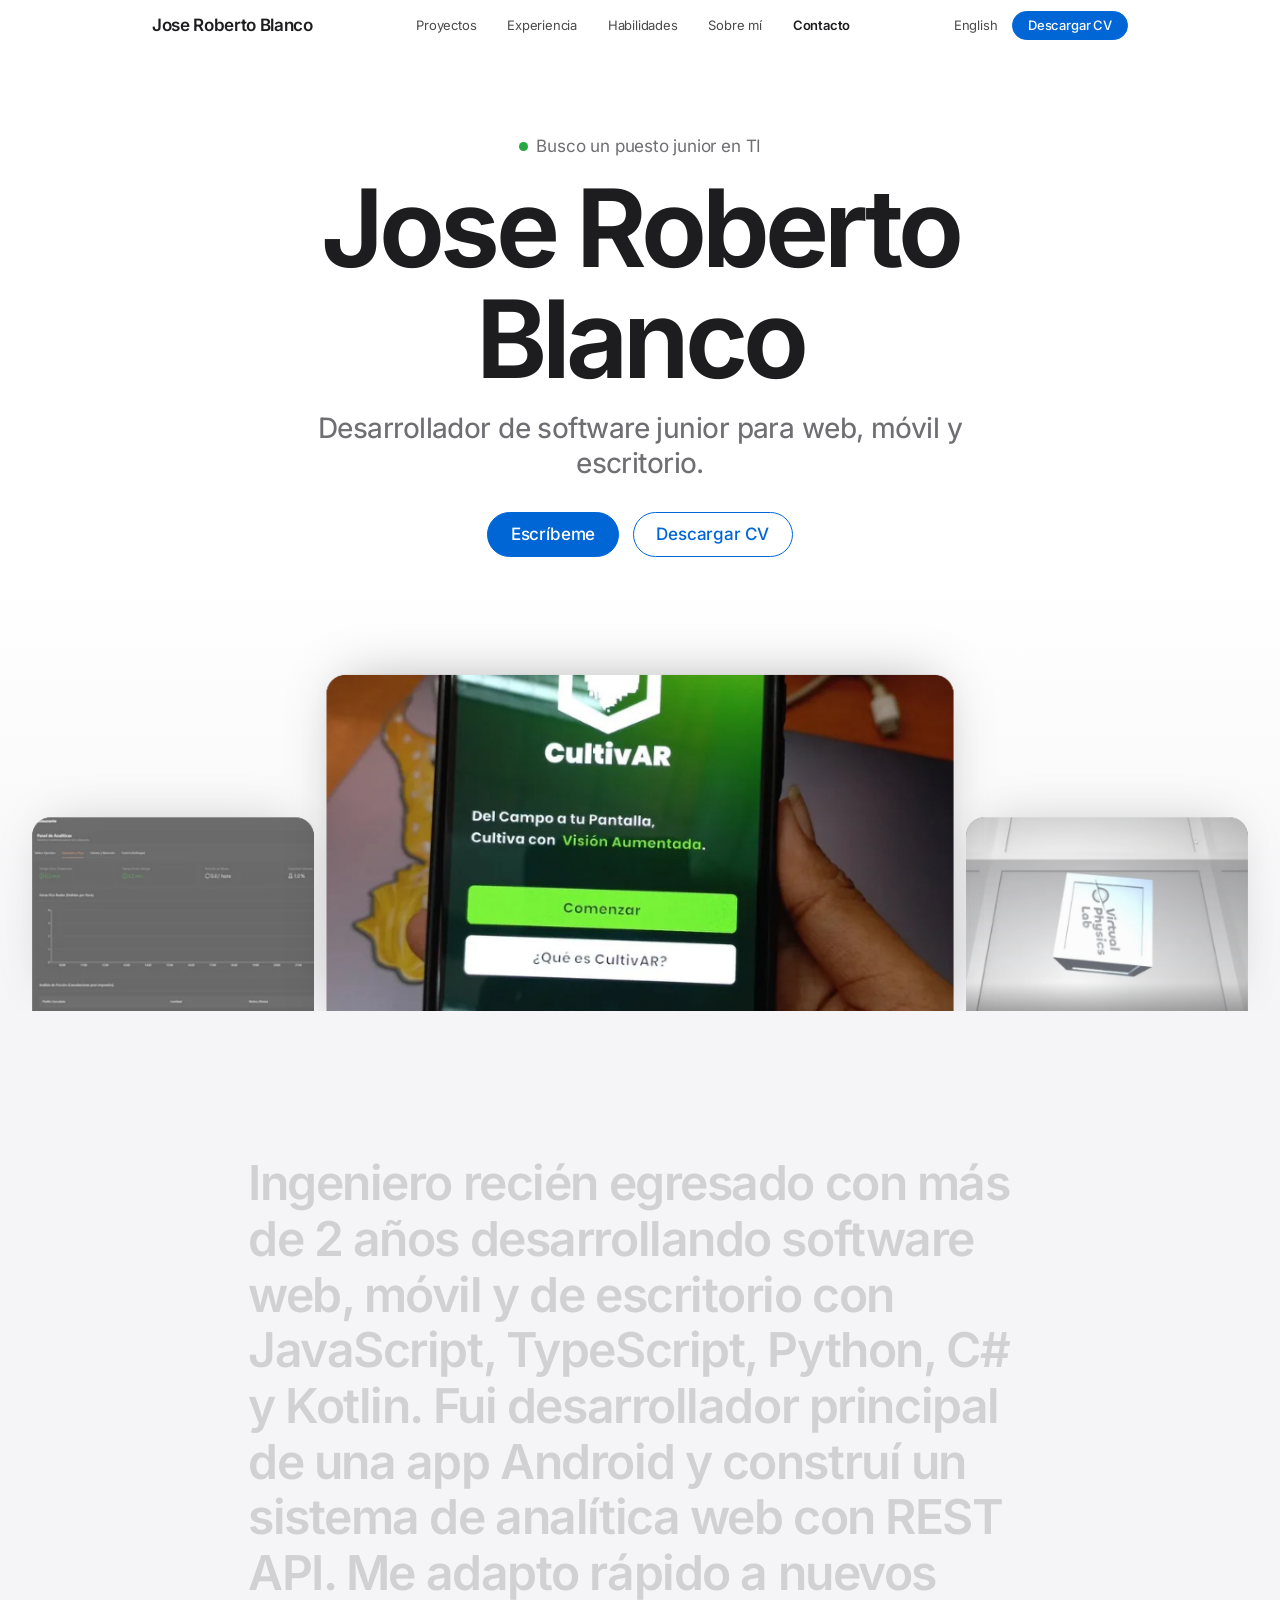
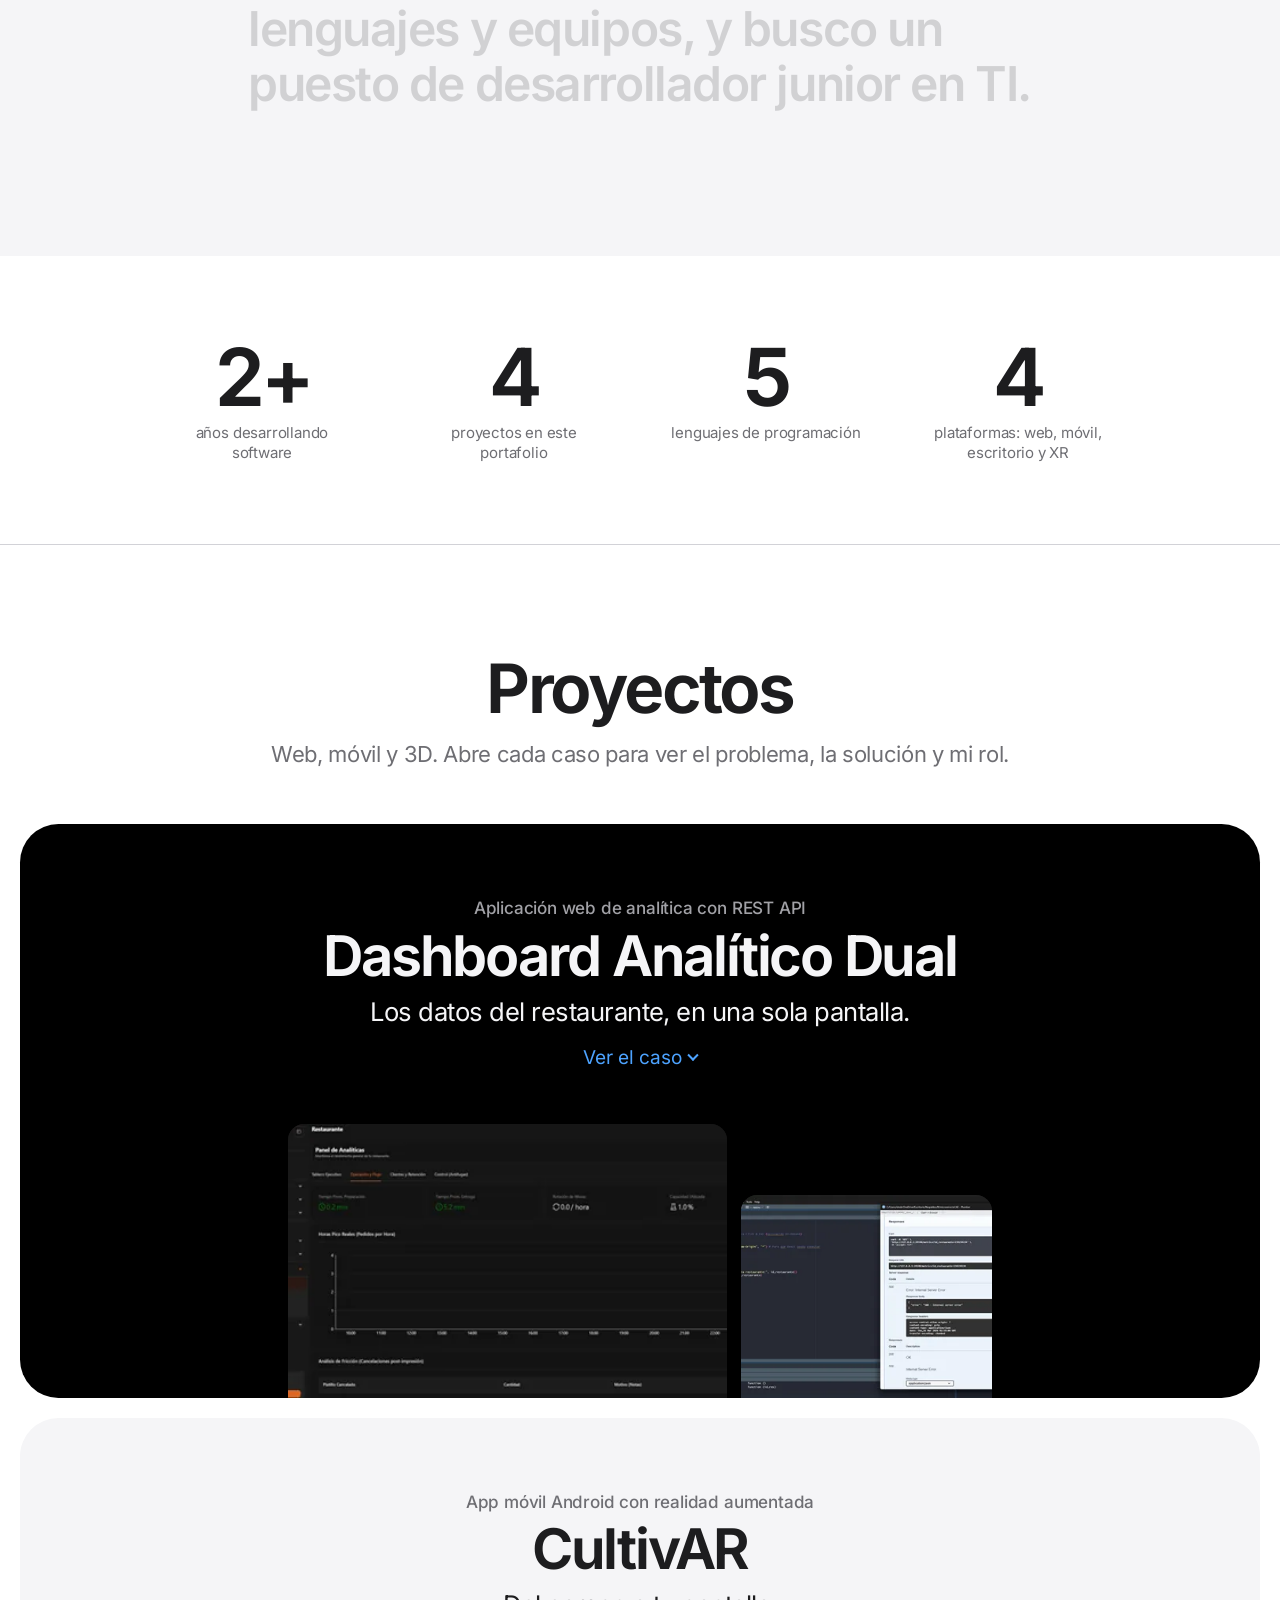
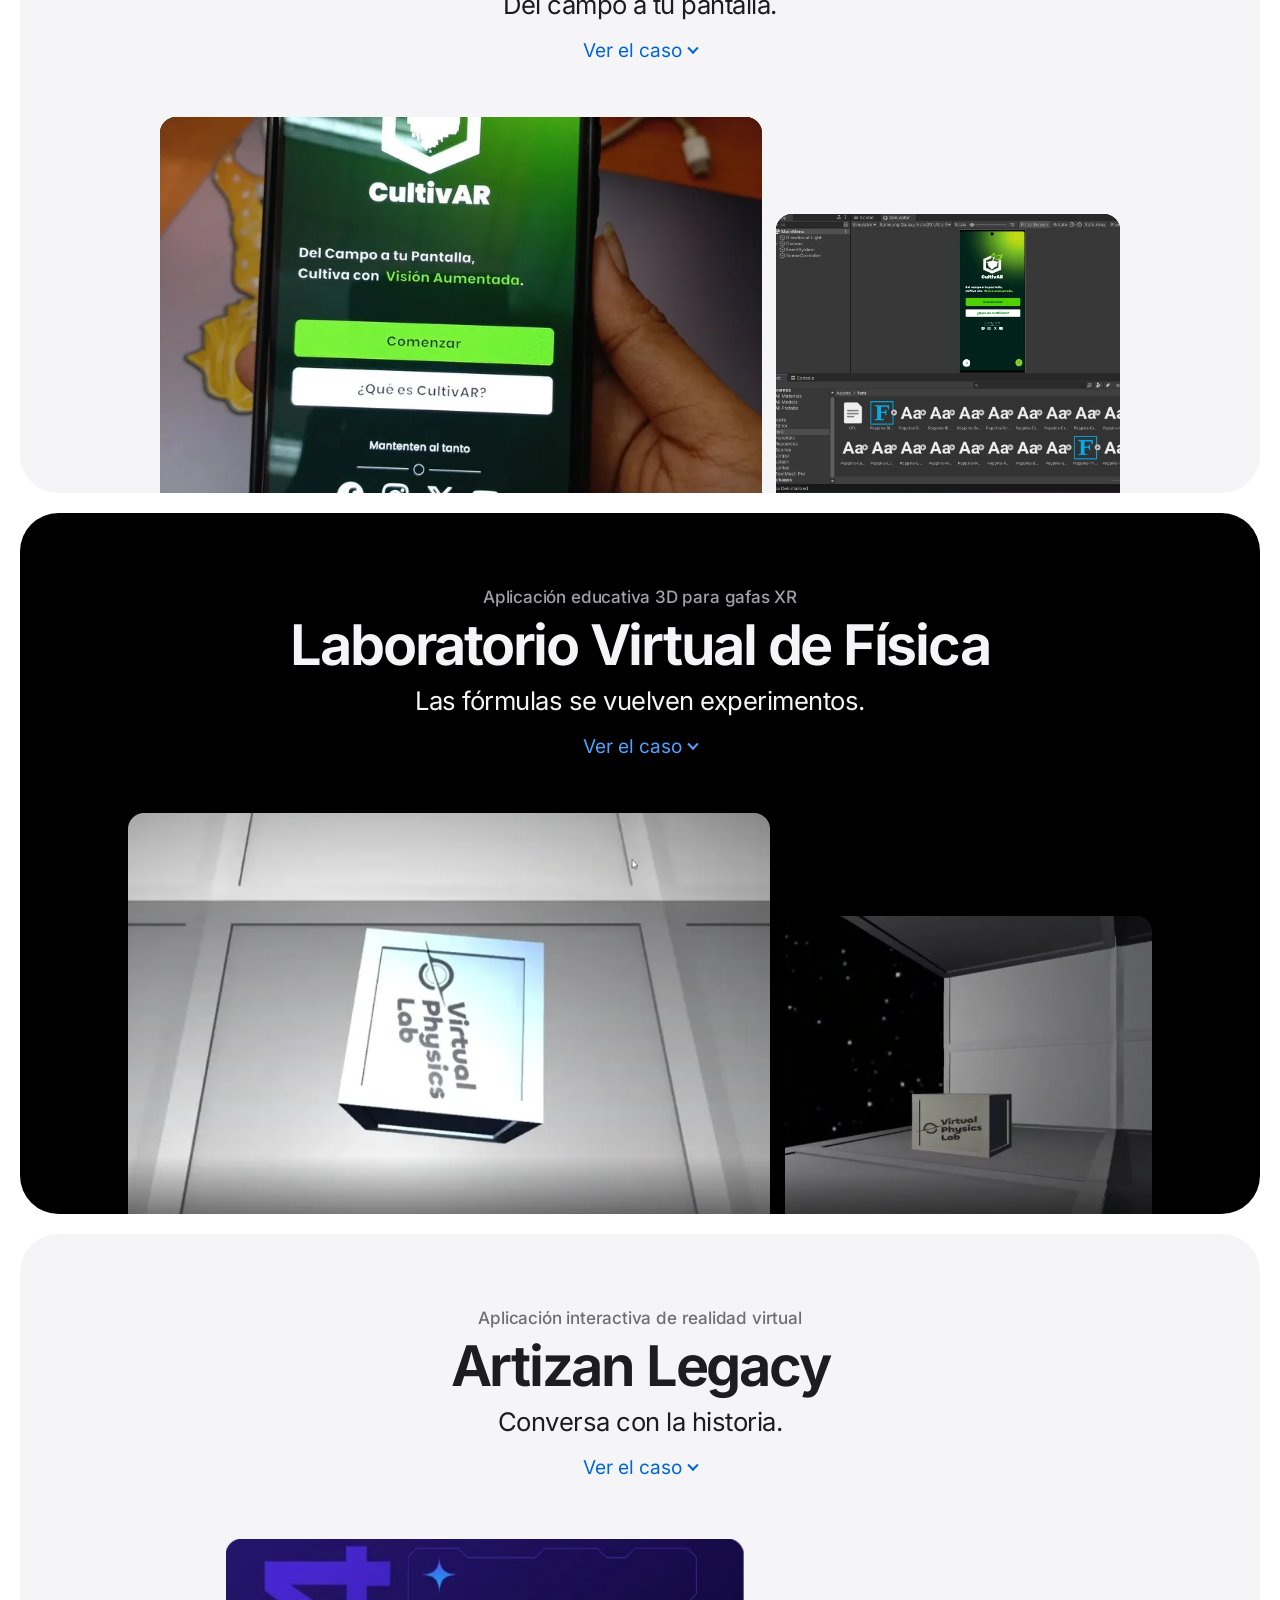
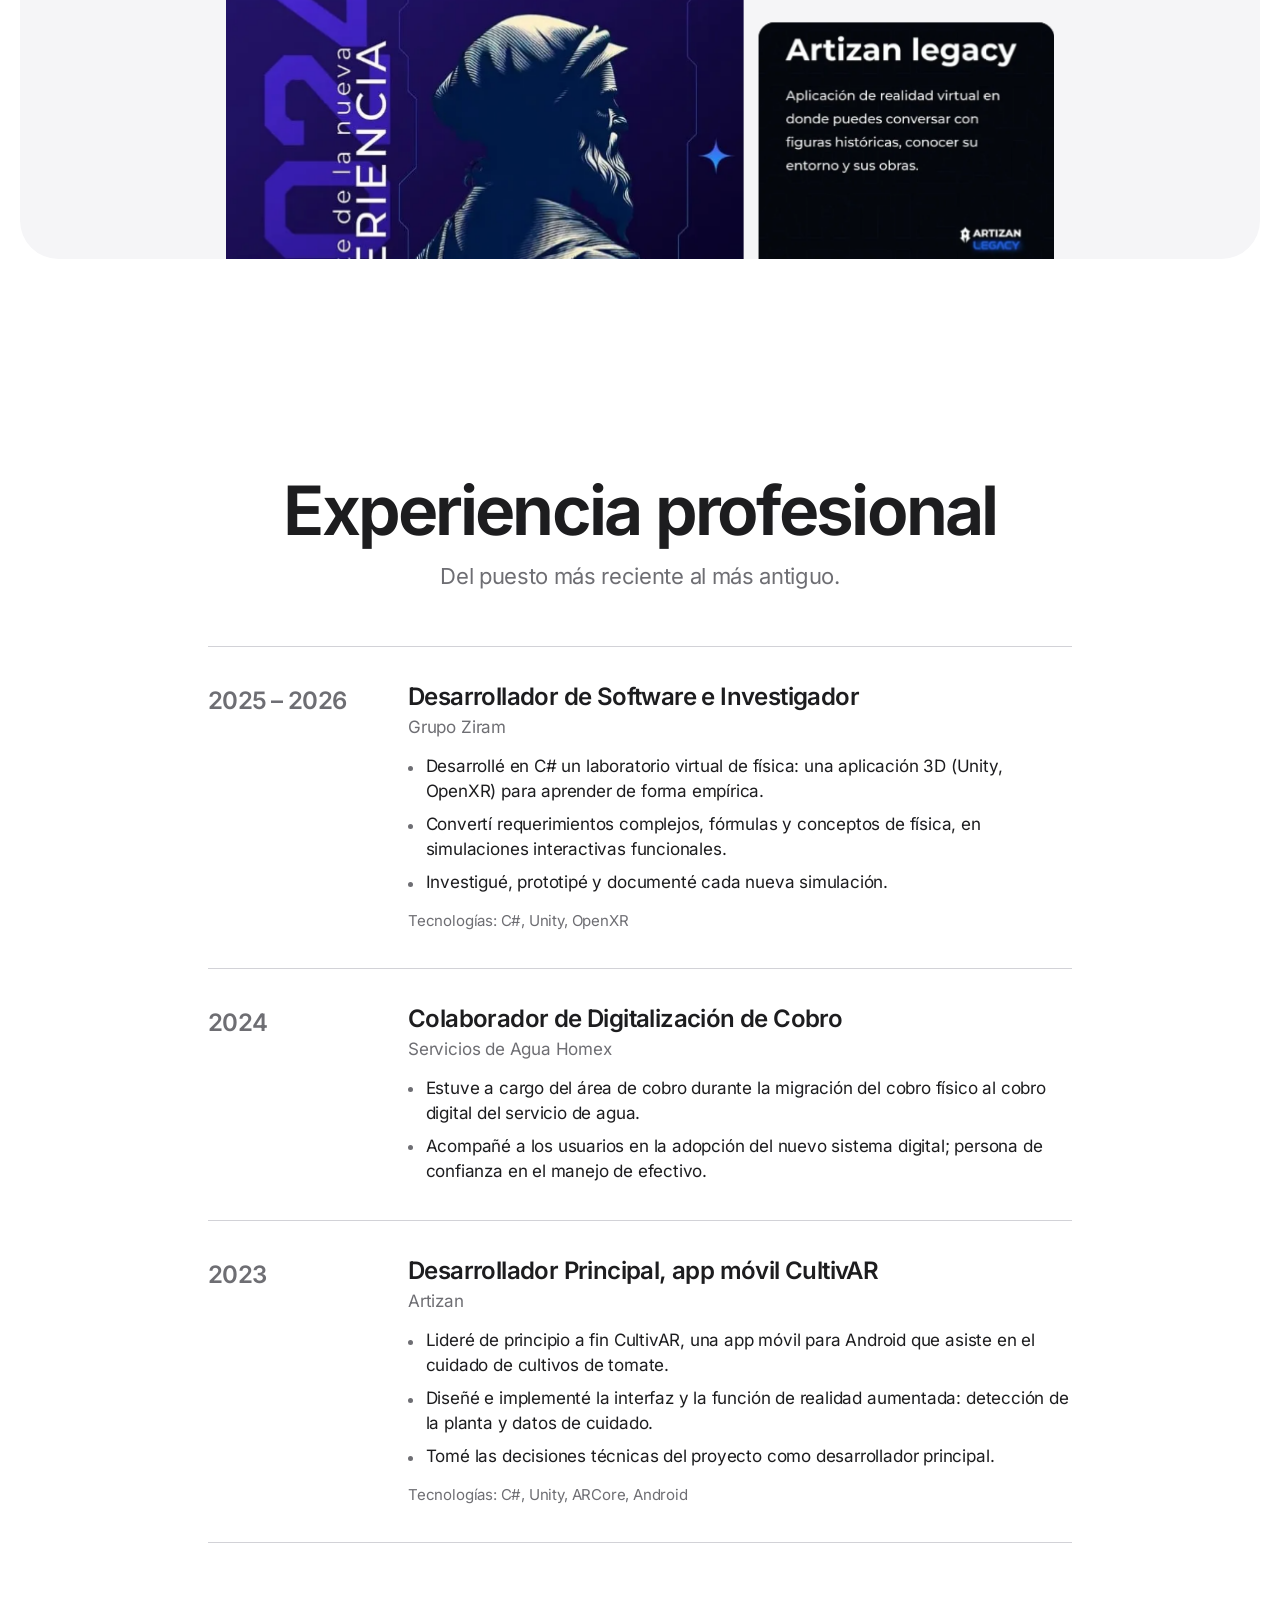
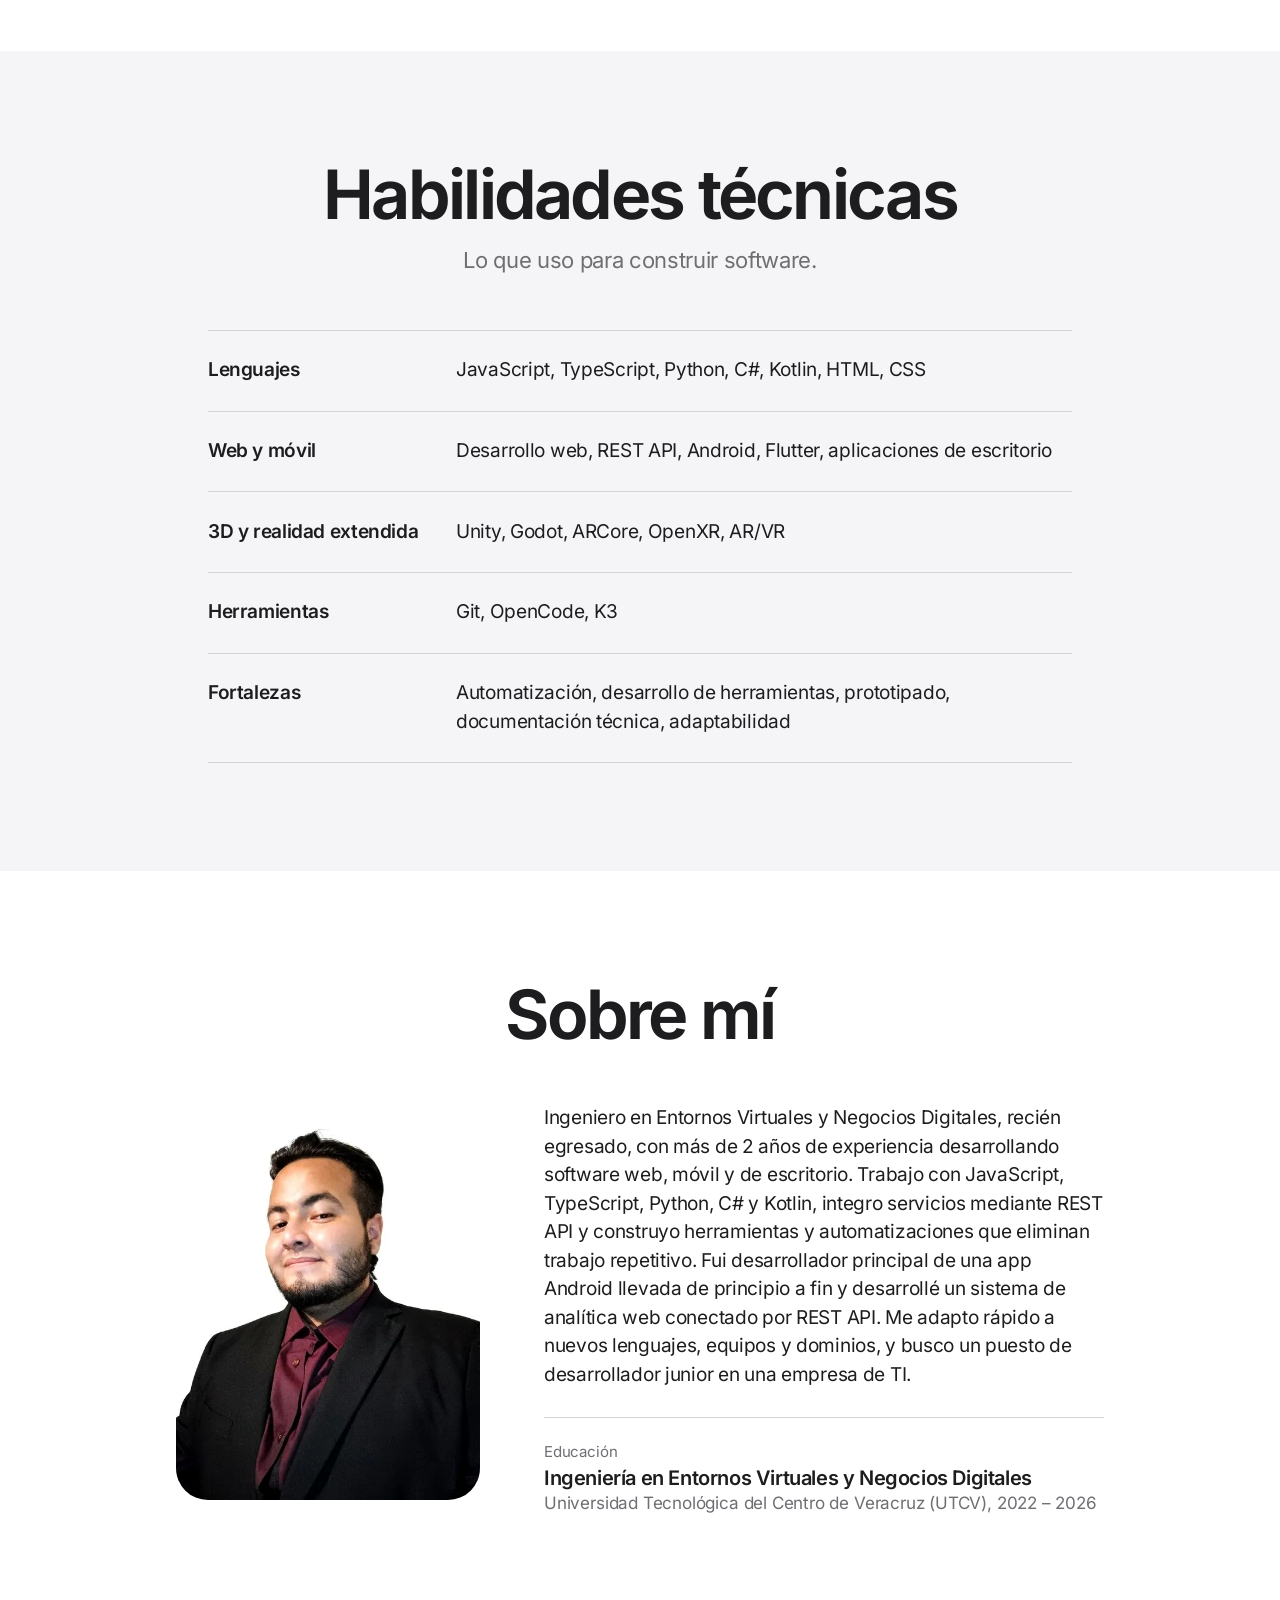
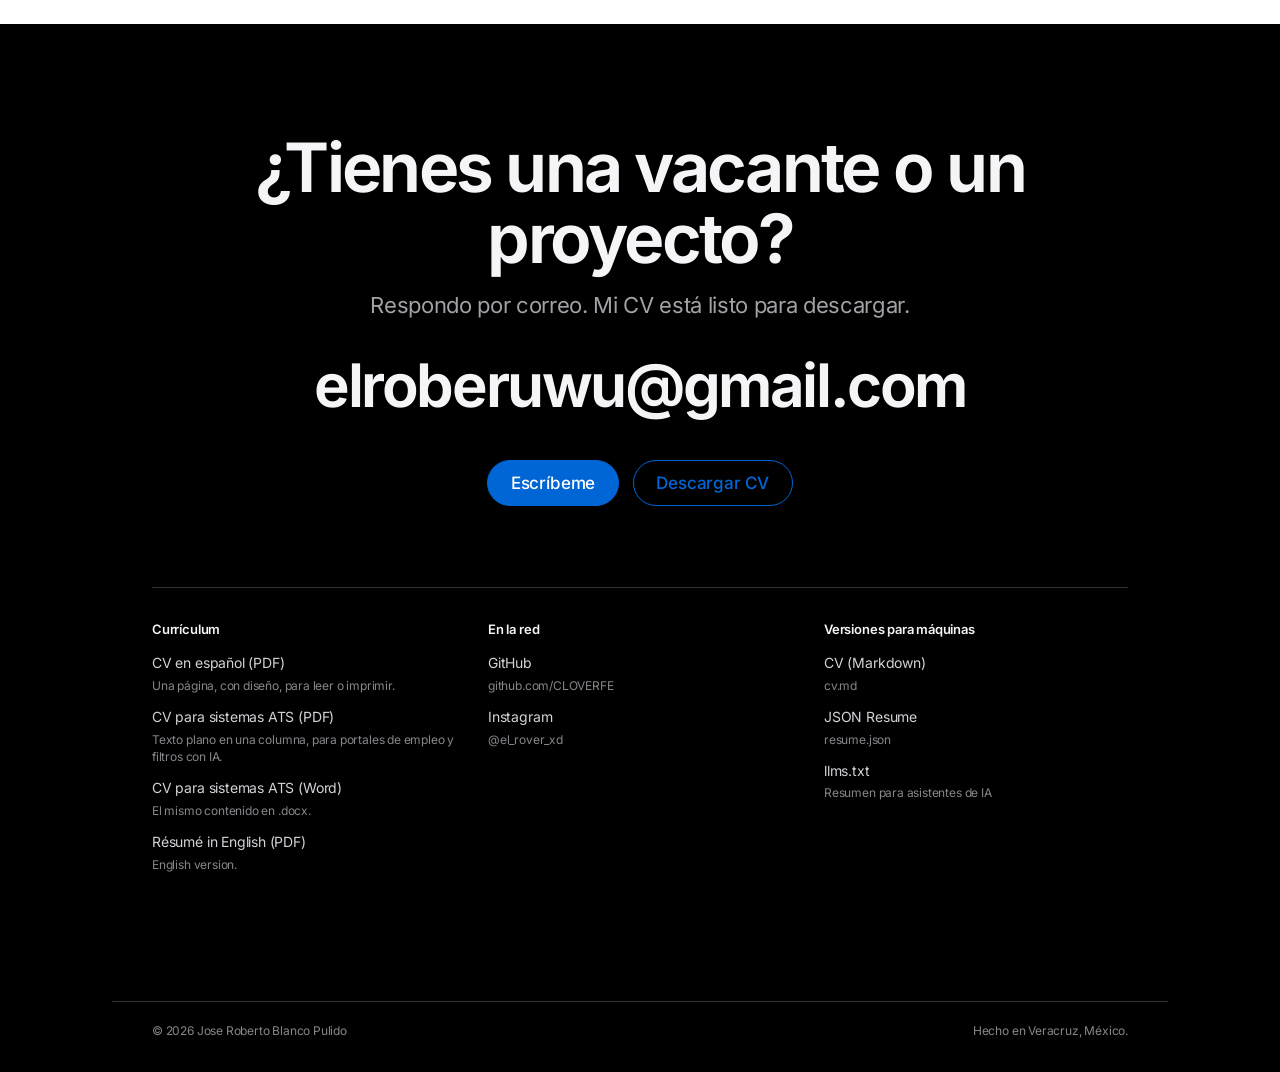
<file: index.html>
<!doctype html>
<html lang="es-MX">
<head>
<meta charset="utf-8">
<meta name="viewport" content="width=device-width, initial-scale=1">
<title>Jose Roberto Blanco | Desarrollador de Software Junior en Veracruz, México</title>
<meta name="description" content="Portafolio y CV de Jose Roberto Blanco Pulido, desarrollador de software junior para web, móvil y escritorio. JavaScript, TypeScript, Python, C# y Kotlin. Más de 2 años de experiencia. Busca un puesto junior en TI.">
<meta name="author" content="Jose Roberto Blanco Pulido">
<link rel="canonical" href="https://cloverfe.github.io/JoseRobertoBlanco.github.io/">
<link rel="alternate" hreflang="es" href="https://cloverfe.github.io/JoseRobertoBlanco.github.io/">
<link rel="alternate" hreflang="en" href="https://cloverfe.github.io/JoseRobertoBlanco.github.io/en/">
<link rel="alternate" hreflang="x-default" href="https://cloverfe.github.io/JoseRobertoBlanco.github.io/">
<link rel="alternate" type="text/markdown" href="https://cloverfe.github.io/JoseRobertoBlanco.github.io/cv.md" title="CV (Markdown)">
<link rel="alternate" type="application/json" href="https://cloverfe.github.io/JoseRobertoBlanco.github.io/resume.json" title="JSON Resume">
<meta property="og:type" content="profile">
<meta property="og:title" content="Jose Roberto Blanco | Desarrollador de Software Junior en Veracruz, México">
<meta property="og:description" content="Portafolio y CV de Jose Roberto Blanco Pulido, desarrollador de software junior para web, móvil y escritorio. JavaScript, TypeScript, Python, C# y Kotlin. Más de 2 años de experiencia. Busca un puesto junior en TI.">
<meta property="og:url" content="https://cloverfe.github.io/JoseRobertoBlanco.github.io/">
<meta property="og:image" content="https://cloverfe.github.io/JoseRobertoBlanco.github.io/assets/img/og.png">
<meta property="og:image:width" content="1200">
<meta property="og:image:height" content="630">
<meta property="og:locale" content="es_MX">
<meta property="profile:first_name" content="Jose Roberto">
<meta property="profile:last_name" content="Blanco Pulido">
<meta name="twitter:card" content="summary_large_image">
<meta name="theme-color" content="#ffffff">
<link rel="icon" href="favicon.svg" type="image/svg+xml">
<link rel="preload" href="assets/fonts/inter.woff2" as="font" type="font/woff2" crossorigin>
<link rel="stylesheet" href="assets/css/styles.css">
<script>document.documentElement.classList.add("js")</script>
<script type="application/ld+json">
{
 "@context": "https://schema.org",
 "@graph": [
  {
   "@type": "ProfilePage",
   "@id": "https://cloverfe.github.io/JoseRobertoBlanco.github.io/#page",
   "url": "https://cloverfe.github.io/JoseRobertoBlanco.github.io/",
   "name": "Jose Roberto Blanco | Desarrollador de Software Junior en Veracruz, México",
   "inLanguage": "es-MX",
   "dateModified": "2026-11-16",
   "mainEntity": {
    "@id": "https://cloverfe.github.io/JoseRobertoBlanco.github.io/#person"
   }
  },
  {
   "@type": "Person",
   "@id": "https://cloverfe.github.io/JoseRobertoBlanco.github.io/#person",
   "name": "Jose Roberto Blanco Pulido",
   "alternateName": "Jose Roberto Blanco",
   "jobTitle": "Desarrollador de Software Junior",
   "description": "Ingeniero en Entornos Virtuales y Negocios Digitales, recién egresado, con más de 2 años de experiencia desarrollando software web, móvil y de escritorio. Trabajo con JavaScript, TypeScript, Python, C# y Kotlin, integro servicios mediante REST API y construyo herramientas y automatizaciones que eliminan trabajo repetitivo. Fui desarrollador principal de una app Android llevada de principio a fin y desarrollé un sistema de analítica web conectado por REST API. Me adapto rápido a nuevos lenguajes, equipos y dominios, y busco un puesto de desarrollador junior en una empresa de TI.",
   "url": "https://cloverfe.github.io/JoseRobertoBlanco.github.io/",
   "image": "https://cloverfe.github.io/JoseRobertoBlanco.github.io/assets/img/jose-roberto-blanco.jpg",
   "email": "mailto:elroberuwu@gmail.com",
   "address": {
    "@type": "PostalAddress",
    "addressRegion": "Veracruz",
    "addressCountry": "MX"
   },
   "alumniOf": {
    "@type": "CollegeOrUniversity",
    "name": "Universidad Tecnológica del Centro de Veracruz"
   },
   "hasCredential": {
    "@type": "EducationalOccupationalCredential",
    "credentialCategory": "degree",
    "name": "Ingeniería en Entornos Virtuales y Negocios Digitales"
   },
   "knowsAbout": [
    "Software Development",
    "Web Development",
    "Mobile Development",
    "Desktop Software",
    "JavaScript",
    "TypeScript",
    "Python",
    "C#",
    "Kotlin",
    "Flutter",
    "Android",
    "REST API",
    "Git",
    "Automation",
    "Unity",
    "Augmented Reality",
    "Virtual Reality",
    "OpenXR",
    "ARCore",
    "Godot"
   ],
   "sameAs": [
    "https://github.com/CLOVERFE",
    "https://www.instagram.com/el_rover_xd"
   ]
  },
  {
   "@type": "ItemList",
   "name": "Proyectos",
   "itemListElement": [
    {
     "@type": "ListItem",
     "position": 1,
     "item": {
      "@type": "WebApplication",
      "name": "Dashboard Analítico Dual",
      "description": "Sistema de analíticas para restaurante: un cliente en Godot envía datos mediante REST API a un dashboard web que muestra tiempos de preparación y entrega, ingresos por hora, cancelaciones y horas pico.",
      "applicationCategory": "Aplicación web de analítica con REST API",
      "author": {
       "@id": "https://cloverfe.github.io/JoseRobertoBlanco.github.io/#person"
      },
      "url": "https://cloverfe.github.io/JoseRobertoBlanco.github.io/#dash"
     }
    },
    {
     "@type": "ListItem",
     "position": 2,
     "item": {
      "@type": "SoftwareApplication",
      "name": "CultivAR",
      "description": "Realidad aumentada que asiste en el cuidado de plantas de tomate: detecta la planta y muestra en pantalla información de cuidado en contexto.",
      "applicationCategory": "App móvil Android con realidad aumentada",
      "author": {
       "@id": "https://cloverfe.github.io/JoseRobertoBlanco.github.io/#person"
      },
      "url": "https://cloverfe.github.io/JoseRobertoBlanco.github.io/#cultivar"
     }
    },
    {
     "@type": "ListItem",
     "position": 3,
     "item": {
      "@type": "SoftwareApplication",
      "name": "Laboratorio Virtual de Física",
      "description": "Laboratorio virtual donde las fórmulas se convierten en experimentos interactivos: los alumnos aprenden física de forma empírica con gafas de realidad extendida.",
      "applicationCategory": "Aplicación educativa 3D para gafas XR",
      "author": {
       "@id": "https://cloverfe.github.io/JoseRobertoBlanco.github.io/#person"
      },
      "url": "https://cloverfe.github.io/JoseRobertoBlanco.github.io/#vpl"
     }
    },
    {
     "@type": "ListItem",
     "position": 4,
     "item": {
      "@type": "SoftwareApplication",
      "name": "Artizan Legacy",
      "description": "Aplicación de realidad virtual para conversar con figuras históricas y conocer su entorno y sus obras. Exhibida en la Universidad Tecnológica del Centro de Veracruz (UTCV) en 2024.",
      "applicationCategory": "Aplicación interactiva de realidad virtual",
      "author": {
       "@id": "https://cloverfe.github.io/JoseRobertoBlanco.github.io/#person"
      },
      "url": "https://cloverfe.github.io/JoseRobertoBlanco.github.io/#legacy"
     }
    }
   ]
  }
 ]
}
</script>
</head>
<body>
<a class="skip" href="#main">Saltar al contenido</a>
<header class="nav" id="nav">
  <div class="wrap nav-in">
    <a class="brand" href="#top">Jose Roberto Blanco</a>
    <nav id="menu" aria-label="Secciones"><ul><li><a href="#proyectos">Proyectos</a></li><li><a href="#experiencia">Experiencia</a></li><li><a href="#habilidades">Habilidades</a></li><li><a href="#sobre-mi">Sobre mí</a></li><li><a href="#contacto">Contacto</a></li><li class="m-only"><a href="en/" lang="en" hreflang="en">English</a></li></ul></nav>
    <div class="nav-tools">
      <a class="lang" href="en/" lang="en" hreflang="en" title="Read this page in English">English</a>
      <a class="pill small" href="cv/Jose_Roberto_Blanco_CV_ES.pdf" download>Descargar CV</a>
      <button class="menu-btn" type="button" aria-expanded="false" aria-controls="menu"><i></i><i></i><span class="sr">Menú</span></button>
    </div>
  </div>
  <div class="progress" aria-hidden="true"></div>
</header>

<main id="main">
  <section class="hero" id="top">
    <div class="wrap hero-text">
      <p class="hero-kicker">Busco un puesto junior en TI</p>
      <h1>Jose Roberto Blanco</h1>
      <p class="hero-role">Desarrollador de software junior para web, móvil y escritorio.</p>
      <p class="hero-cta">
        <a class="pill" href="mailto:elroberuwu@gmail.com">Escríbeme</a>
        <a class="pill ghost" href="cv/Jose_Roberto_Blanco_CV_ES.pdf" download>Descargar CV</a>
      </p>
    </div>
    <div class="lineup" data-scrub role="group" aria-label="Proyectos destacados"><a class="shot side left" href="#dash"><img src="assets/img/dash-2.webp" width="467" height="240" alt="Panel de analíticas del restaurante con tiempos de preparación, entrega y horas pico" fetchpriority="high"></a><a class="shot center" href="#cultivar"><img src="assets/img/cultivar-app.webp" width="800" height="499" alt="Pantalla de inicio de CultivAR en un teléfono Android: «Del campo a tu pantalla, cultiva con visión aumentada»" fetchpriority="high"></a><a class="shot side right" href="#vpl"><img src="assets/img/vpl-1.webp" width="938" height="515" alt="Cubo con el logotipo de Virtual Physics Lab dentro del laboratorio virtual" fetchpriority="high"></a></div>
  </section>

  <section class="statement" aria-label="Perfil">
    <p class="words" data-words>Ingeniero recién egresado con más de 2 años desarrollando software web, móvil y de escritorio con JavaScript, TypeScript, Python, C# y Kotlin. Fui desarrollador principal de una app Android y construí un sistema de analítica web con REST API. Me adapto rápido a nuevos lenguajes y equipos, y busco un puesto de desarrollador junior en TI.</p>
  </section>

  <section class="figures" aria-label="En cifras">
    <dl class="wrap"><div data-reveal style="--d:0.00s"><dt>años desarrollando software</dt><dd><span data-count="2">2</span>+</dd></div><div data-reveal style="--d:0.08s"><dt>proyectos en este portafolio</dt><dd><span data-count="4">4</span></dd></div><div data-reveal style="--d:0.16s"><dt>lenguajes de programación</dt><dd><span data-count="5">5</span></dd></div><div data-reveal style="--d:0.24s"><dt>plataformas: web, móvil, escritorio y XR</dt><dd><span data-count="4">4</span></dd></div></dl>
  </section>

  <section class="section" id="proyectos">
    <div class="wrap head" data-reveal>
      <h2>Proyectos</h2>
      <p class="sub">Web, móvil y 3D. Abre cada caso para ver el problema, la solución y mi rol.</p>
    </div>
    <div class="tiles">
      <article class="tile dark" id="dash" data-reveal>
        <p class="kind">Aplicación web de analítica con REST API</p>
        <h3>Dashboard Analítico Dual</h3>
        <p class="tag">Los datos del restaurante, en una sola pantalla.</p>
        <p class="tile-links"><button class="link more" type="button" aria-expanded="false" aria-controls="dash-caso" data-more="Ver el caso" data-less="Ocultar el caso">Ver el caso</button></p>
        <div class="case" id="dash-caso"><div class="case-in">
          <dl>
            <div><dt>Problema</dt><dd>Un restaurante genera datos en cada pedido, pero sin verlos juntos no sabe dónde pierde tiempo ni dinero.</dd></div>
            <div><dt>Solución</dt><dd>Un cliente en Godot envía cada evento por REST API a un dashboard web con tiempos de preparación y entrega, ingresos por hora, cancelaciones y horas pico.</dd></div>
            <div><dt>Mi rol</dt><dd>Desarrollo del cliente en Godot, la integración por REST API y el dashboard web.</dd></div>
            <div><dt>Tecnologías</dt><dd>REST API, desarrollo web, analítica de datos, Godot</dd><dt style="margin-top:.9rem">Estado</dt><dd>Completado</dd></div>
          </dl>
        </div></div>
        <div class="tile-media" data-scrub style="max-width:44rem">
          <a href="assets/img/dash-2.webp" data-zoom title="Ampliar captura"><img src="assets/img/dash-2.webp" width="467" height="240" alt="Panel de analíticas del restaurante con tiempos de preparación, entrega y horas pico" loading="lazy" decoding="async"></a>
          <a href="assets/img/dash-1.webp" data-zoom title="Ampliar captura"><img src="assets/img/dash-1.webp" width="501" height="258" alt="Respuesta de la REST API junto al código del cliente del Dashboard Analítico Dual" loading="lazy" decoding="async"></a>
        </div>
      </article>
      <article class="tile " id="cultivar" data-reveal>
        <p class="kind">App móvil Android con realidad aumentada</p>
        <h3>CultivAR</h3>
        <p class="tag">Del campo a tu pantalla.</p>
        <p class="tile-links"><button class="link more" type="button" aria-expanded="false" aria-controls="cultivar-caso" data-more="Ver el caso" data-less="Ocultar el caso">Ver el caso</button></p>
        <div class="case" id="cultivar-caso"><div class="case-in">
          <dl>
            <div><dt>Problema</dt><dd>Cuidar un cultivo de tomate exige saber qué necesita cada planta en el momento, y esa información rara vez está a la mano en el campo.</dd></div>
            <div><dt>Solución</dt><dd>Una app Android que detecta la planta con la cámara y coloca sobre ella la información de cuidado en realidad aumentada.</dd></div>
            <div><dt>Mi rol</dt><dd>Desarrollador principal: lideré el proyecto de principio a fin, diseñé la interfaz y la función de realidad aumentada, y tomé las decisiones técnicas.</dd></div>
            <div><dt>Tecnologías</dt><dd>C#, Unity, ARCore, Android</dd><dt style="margin-top:.9rem">Estado</dt><dd>Completado, 2023</dd></div>
          </dl>
        </div></div>
        <div class="tile-media" data-scrub style="max-width:60rem">
          <a href="assets/img/cultivar-app.webp" data-zoom title="Ampliar captura"><img src="assets/img/cultivar-app.webp" width="800" height="499" alt="Pantalla de inicio de CultivAR en un teléfono Android: «Del campo a tu pantalla, cultiva con visión aumentada»" loading="lazy" decoding="async"></a>
          <a href="assets/img/cultivar-unity.webp" data-zoom title="Ampliar captura"><img src="assets/img/cultivar-unity.webp" width="1274" height="930" alt="Proyecto de CultivAR abierto en el editor de Unity con el simulador de dispositivo" loading="lazy" decoding="async"></a>
        </div>
      </article>
      <article class="tile dark" id="vpl" data-reveal>
        <p class="kind">Aplicación educativa 3D para gafas XR</p>
        <h3>Laboratorio Virtual de Física</h3>
        <p class="tag">Las fórmulas se vuelven experimentos.</p>
        <p class="tile-links"><button class="link more" type="button" aria-expanded="false" aria-controls="vpl-caso" data-more="Ver el caso" data-less="Ocultar el caso">Ver el caso</button></p>
        <div class="case" id="vpl-caso"><div class="case-in">
          <dl>
            <div><dt>Problema</dt><dd>En el pizarrón la física se queda en fórmulas; montar cada experimento en un laboratorio real cuesta equipo, espacio y tiempo.</dd></div>
            <div><dt>Solución</dt><dd>Un laboratorio virtual para gafas XR donde cada fórmula se vuelve un experimento que el alumno manipula y observa.</dd></div>
            <div><dt>Mi rol</dt><dd>Desarrollador e investigador en Grupo Ziram: convertí las fórmulas en simulaciones, las prototipé y documenté cada una.</dd></div>
            <div><dt>Tecnologías</dt><dd>C#, Unity, OpenXR</dd><dt style="margin-top:.9rem">Estado</dt><dd>En desarrollo, 2025 – 2026</dd></div>
          </dl>
        </div></div>
        <div class="tile-media" data-scrub style="max-width:64rem">
          <a href="assets/img/vpl-1.webp" data-zoom title="Ampliar captura"><img src="assets/img/vpl-1.webp" width="938" height="515" alt="Cubo con el logotipo de Virtual Physics Lab dentro del laboratorio virtual" loading="lazy" decoding="async"></a>
          <a href="assets/img/vpl-2.webp" data-zoom title="Ampliar captura"><img src="assets/img/vpl-2.webp" width="1276" height="510" alt="Vista amplia de la sala del laboratorio virtual de física con el espacio al fondo" loading="lazy" decoding="async"></a>
        </div>
      </article>
      <article class="tile " id="legacy" data-reveal>
        <p class="kind">Aplicación interactiva de realidad virtual</p>
        <h3>Artizan Legacy</h3>
        <p class="tag">Conversa con la historia.</p>
        <p class="tile-links"><button class="link more" type="button" aria-expanded="false" aria-controls="legacy-caso" data-more="Ver el caso" data-less="Ocultar el caso">Ver el caso</button></p>
        <div class="case" id="legacy-caso"><div class="case-in">
          <dl>
            <div><dt>Problema</dt><dd>La historia suele aprenderse leyendo sobre personas que nunca vemos ni escuchamos.</dd></div>
            <div><dt>Solución</dt><dd>Una experiencia de realidad virtual en la que conversas con figuras históricas y recorres su entorno y sus obras.</dd></div>
            <div><dt>Mi rol</dt><dd>Desarrollo de la aplicación con Unity y C#. Se exhibió al público en la UTCV en 2024.</dd></div>
            <div><dt>Tecnologías</dt><dd>C#, Unity, realidad virtual (VR)</dd><dt style="margin-top:.9rem">Estado</dt><dd>Completado, 2024</dd></div>
          </dl>
        </div></div>
        <div class="tile-media" data-scrub style="max-width:52rem">
          <a href="assets/img/legacy-2.webp" data-zoom title="Ampliar captura"><img src="assets/img/legacy-2.webp" width="720" height="711" alt="Cartel de la exhibición de Artizan Legacy en la UTCV, 12 de abril de 2024" loading="lazy" decoding="async"></a>
          <a href="assets/img/legacy-1.webp" data-zoom title="Ampliar captura"><img src="assets/img/legacy-1.webp" width="720" height="601" alt="Presentación de Artizan Legacy: aplicación de realidad virtual para conversar con figuras históricas" loading="lazy" decoding="async"></a>
        </div>
      </article>
    </div>
  </section>

  <section class="section" id="experiencia">
    <div class="wrap">
      <div class="head" data-reveal>
        <h2>Experiencia profesional</h2>
        <p class="sub">Del puesto más reciente al más antiguo.</p>
      </div>
      <ol class="jobs">
        <li data-reveal>
          <p class="when">2025 – 2026</p>
          <div>
            <h3>Desarrollador de Software e Investigador</h3>
            <p class="where">Grupo Ziram</p>
            <ul class="bullets"><li>Desarrollé en C# un laboratorio virtual de física: una aplicación 3D (Unity, OpenXR) para aprender de forma empírica.</li><li>Convertí requerimientos complejos, fórmulas y conceptos de física, en simulaciones interactivas funcionales.</li><li>Investigué, prototipé y documenté cada nueva simulación.</li></ul>
            <p class="tech">Tecnologías: C#, Unity, OpenXR</p>
          </div>
        </li>
        <li data-reveal>
          <p class="when">2024</p>
          <div>
            <h3>Colaborador de Digitalización de Cobro</h3>
            <p class="where">Servicios de Agua Homex</p>
            <ul class="bullets"><li>Estuve a cargo del área de cobro durante la migración del cobro físico al cobro digital del servicio de agua.</li><li>Acompañé a los usuarios en la adopción del nuevo sistema digital; persona de confianza en el manejo de efectivo.</li></ul>
            
          </div>
        </li>
        <li data-reveal>
          <p class="when">2023</p>
          <div>
            <h3>Desarrollador Principal, app móvil CultivAR</h3>
            <p class="where">Artizan</p>
            <ul class="bullets"><li>Lideré de principio a fin CultivAR, una app móvil para Android que asiste en el cuidado de cultivos de tomate.</li><li>Diseñé e implementé la interfaz y la función de realidad aumentada: detección de la planta y datos de cuidado.</li><li>Tomé las decisiones técnicas del proyecto como desarrollador principal.</li></ul>
            <p class="tech">Tecnologías: C#, Unity, ARCore, Android</p>
          </div>
        </li>
      </ol>
    </div>
  </section>

  <section class="section alt" id="habilidades">
    <div class="wrap">
      <div class="head" data-reveal>
        <h2>Habilidades técnicas</h2>
        <p class="sub">Lo que uso para construir software.</p>
      </div>
      <dl class="specs"><div data-reveal><dt>Lenguajes</dt><dd>JavaScript, TypeScript, Python, C#, Kotlin, HTML, CSS</dd></div><div data-reveal><dt>Web y móvil</dt><dd>Desarrollo web, REST API, Android, Flutter, aplicaciones de escritorio</dd></div><div data-reveal><dt>3D y realidad extendida</dt><dd>Unity, Godot, ARCore, OpenXR, AR/VR</dd></div><div data-reveal><dt>Herramientas</dt><dd>Git, OpenCode, K3</dd></div><div data-reveal><dt>Fortalezas</dt><dd>Automatización, desarrollo de herramientas, prototipado, documentación técnica, adaptabilidad</dd></div></dl>
    </div>
  </section>

  <section class="section" id="sobre-mi">
    <div class="wrap">
      <div class="head" data-reveal>
        <h2>Sobre mí</h2>
      </div>
      <div class="about" data-reveal>
        <img src="assets/img/jose-roberto-blanco.webp" width="520" height="650" alt="Retrato de Jose Roberto Blanco Pulido" loading="lazy" decoding="async">
        <div>
          <p>Ingeniero en Entornos Virtuales y Negocios Digitales, recién egresado, con más de 2 años de experiencia desarrollando software web, móvil y de escritorio. Trabajo con JavaScript, TypeScript, Python, C# y Kotlin, integro servicios mediante REST API y construyo herramientas y automatizaciones que eliminan trabajo repetitivo. Fui desarrollador principal de una app Android llevada de principio a fin y desarrollé un sistema de analítica web conectado por REST API. Me adapto rápido a nuevos lenguajes, equipos y dominios, y busco un puesto de desarrollador junior en una empresa de TI.</p>
          <div class="edu">
            <small>Educación</small>
            <strong>Ingeniería en Entornos Virtuales y Negocios Digitales</strong>
            <span>Universidad Tecnológica del Centro de Veracruz (UTCV), 2022 – 2026</span>
          </div>
        </div>
      </div>
    </div>
  </section>

  <section class="section contact" id="contacto">
    <div class="wrap">
      <div data-reveal>
        <h2>¿Tienes una vacante o un proyecto?</h2>
        <p class="sub">Respondo por correo. Mi CV está listo para descargar.</p>
        <a class="mail" href="mailto:elroberuwu@gmail.com">elroberuwu@gmail.com</a>
        <p class="hero-cta">
          <a class="pill" href="mailto:elroberuwu@gmail.com">Escríbeme</a>
          <a class="pill ghost" href="cv/Jose_Roberto_Blanco_CV_ES.pdf" download>Descargar CV</a>
        </p>
      </div>
      <div class="dir">
        <div>
          <h3>Currículum</h3>
          <ul><li><a href="cv/Jose_Roberto_Blanco_CV_ES.pdf" download>CV en español (PDF)</a><small>Una página, con diseño, para leer o imprimir.</small></li><li><a href="cv/Jose_Roberto_Blanco_CV_ATS_ES.pdf" download>CV para sistemas ATS (PDF)</a><small>Texto plano en una columna, para portales de empleo y filtros con IA.</small></li><li><a href="cv/Jose_Roberto_Blanco_CV_ATS_ES.docx" download>CV para sistemas ATS (Word)</a><small>El mismo contenido en .docx.</small></li><li><a href="cv/Jose_Roberto_Blanco_CV_EN.pdf" download>Résumé in English (PDF)</a><small>English version.</small></li></ul>
        </div>
        <div>
          <h3>En la red</h3>
          <ul>
            <li><a href="https://github.com/CLOVERFE" rel="me noopener">GitHub</a><small>github.com/CLOVERFE</small></li>
            <li><a href="https://www.instagram.com/el_rover_xd" rel="me noopener">Instagram</a><small>@el_rover_xd</small></li>
          </ul>
        </div>
        <div>
          <h3>Versiones para máquinas</h3>
          <ul>
            <li><a href="cv.md">CV (Markdown)</a><small>cv.md</small></li>
            <li><a href="resume.json">JSON Resume</a><small>resume.json</small></li>
            <li><a href="llms.txt">llms.txt</a><small>Resumen para asistentes de IA</small></li>
          </ul>
        </div>
      </div>
    </div>
  </section>
</main>

<footer>
  <div class="wrap">
    <p>© 2026 Jose Roberto Blanco Pulido</p>
    <p>Hecho en Veracruz, México.</p>
  </div>
</footer>

<dialog id="viewer" aria-label="Ampliar captura">
  <img src="[data-uri]" alt="">
  <form method="dialog"><button>Cerrar</button></form>
</dialog>
<script src="assets/js/main.js" defer></script>
</body>
</html>
</file>
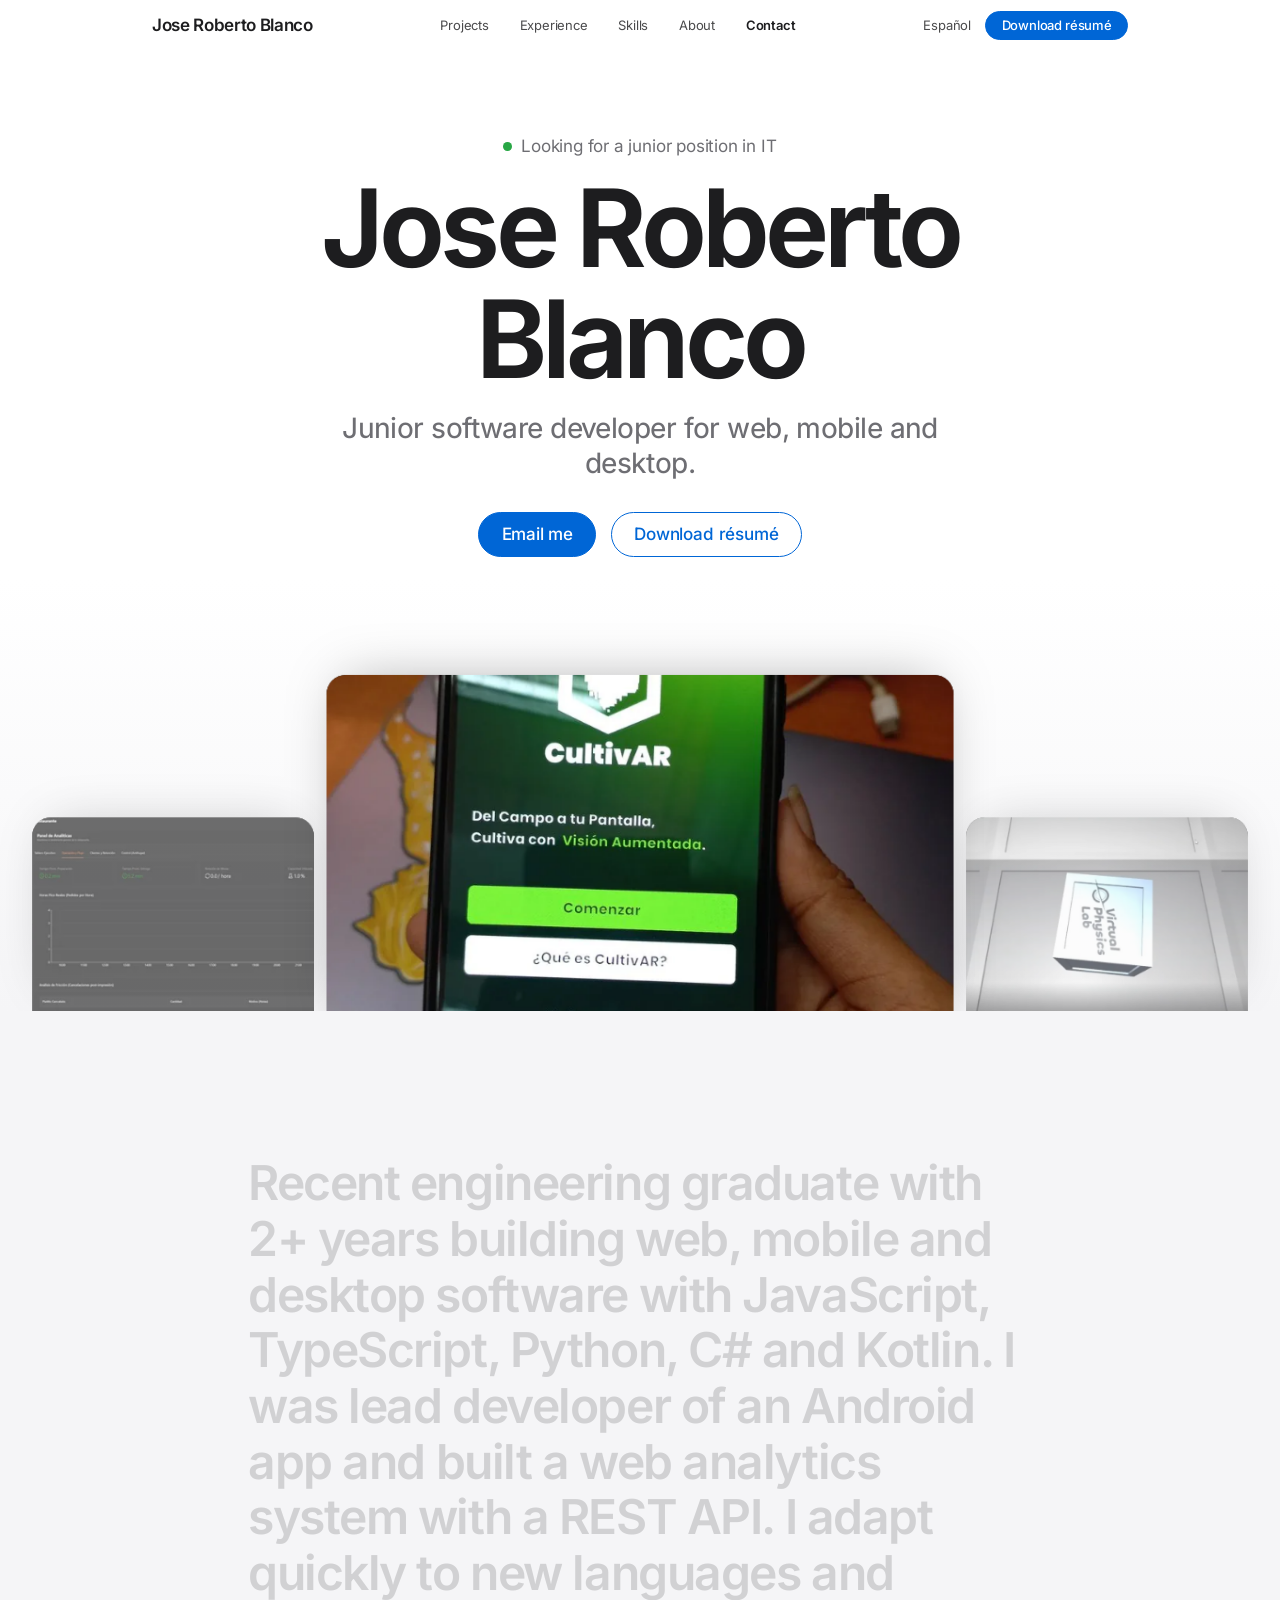
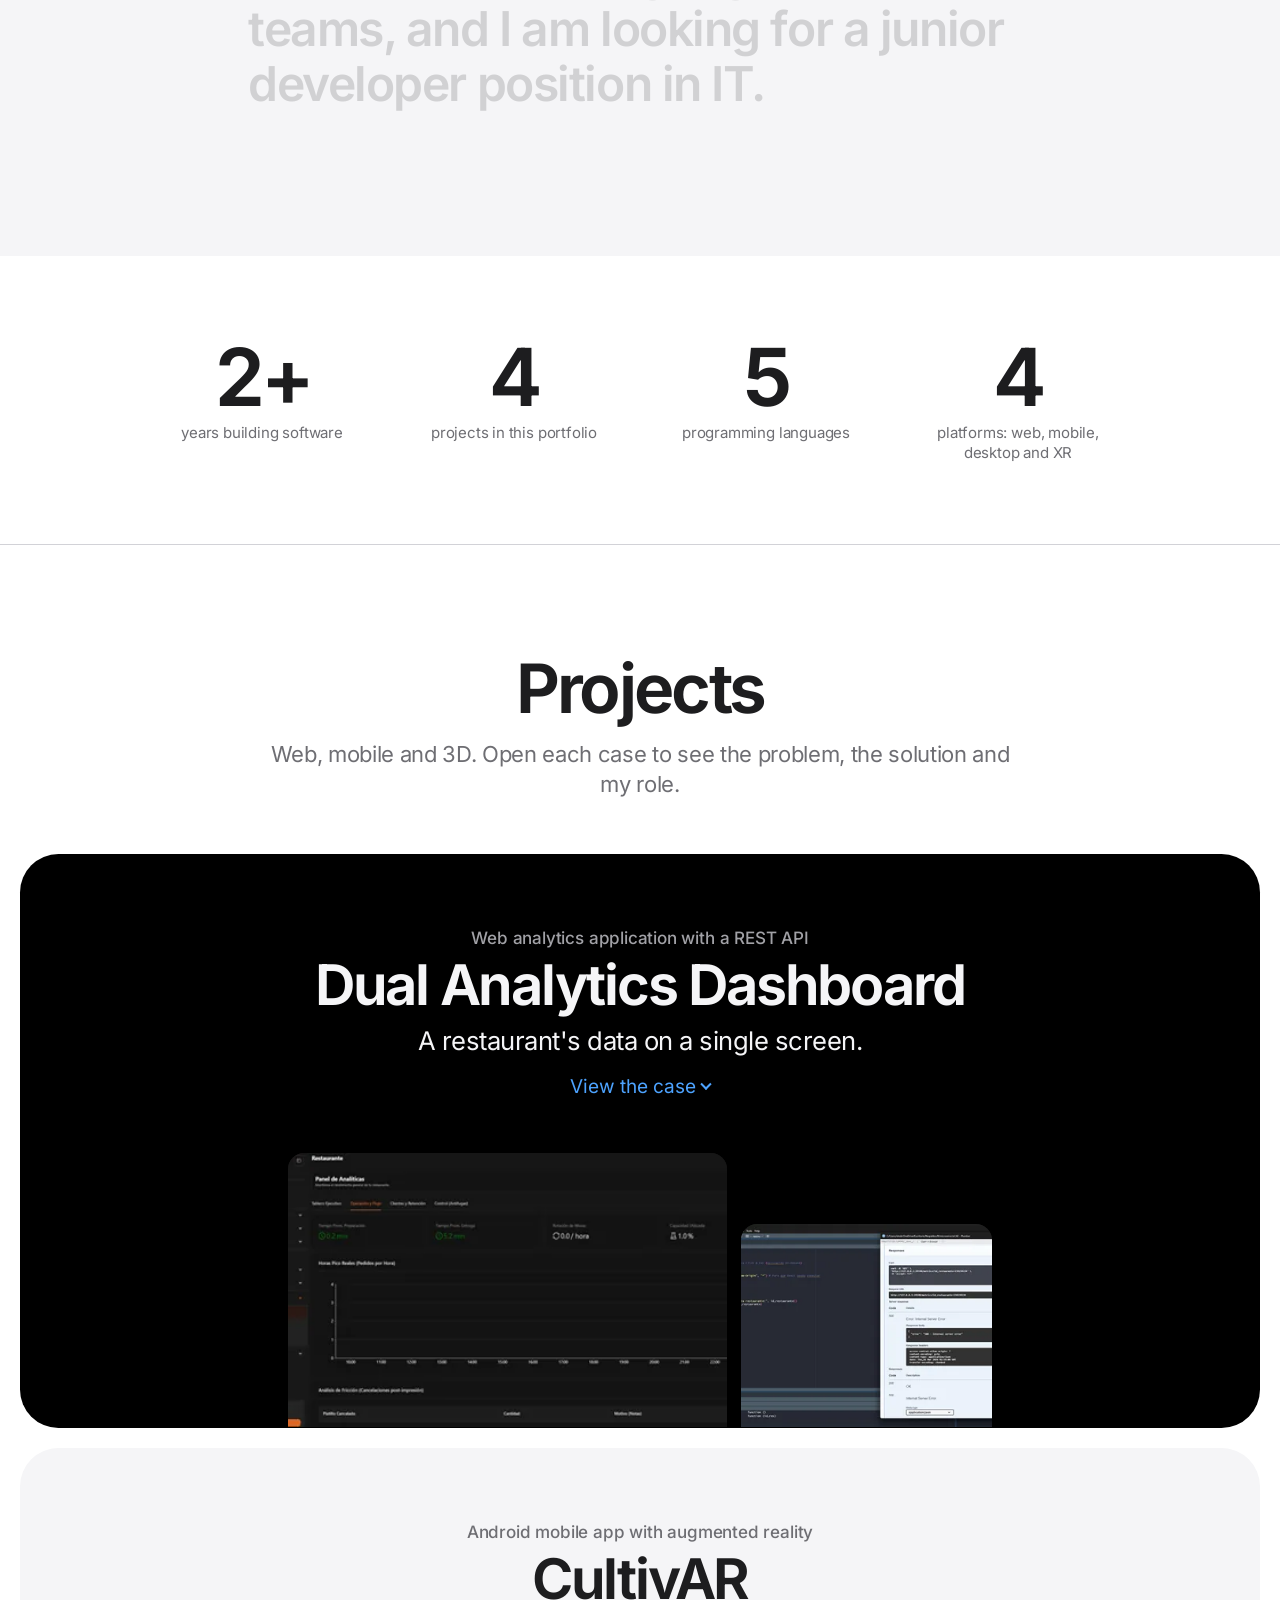
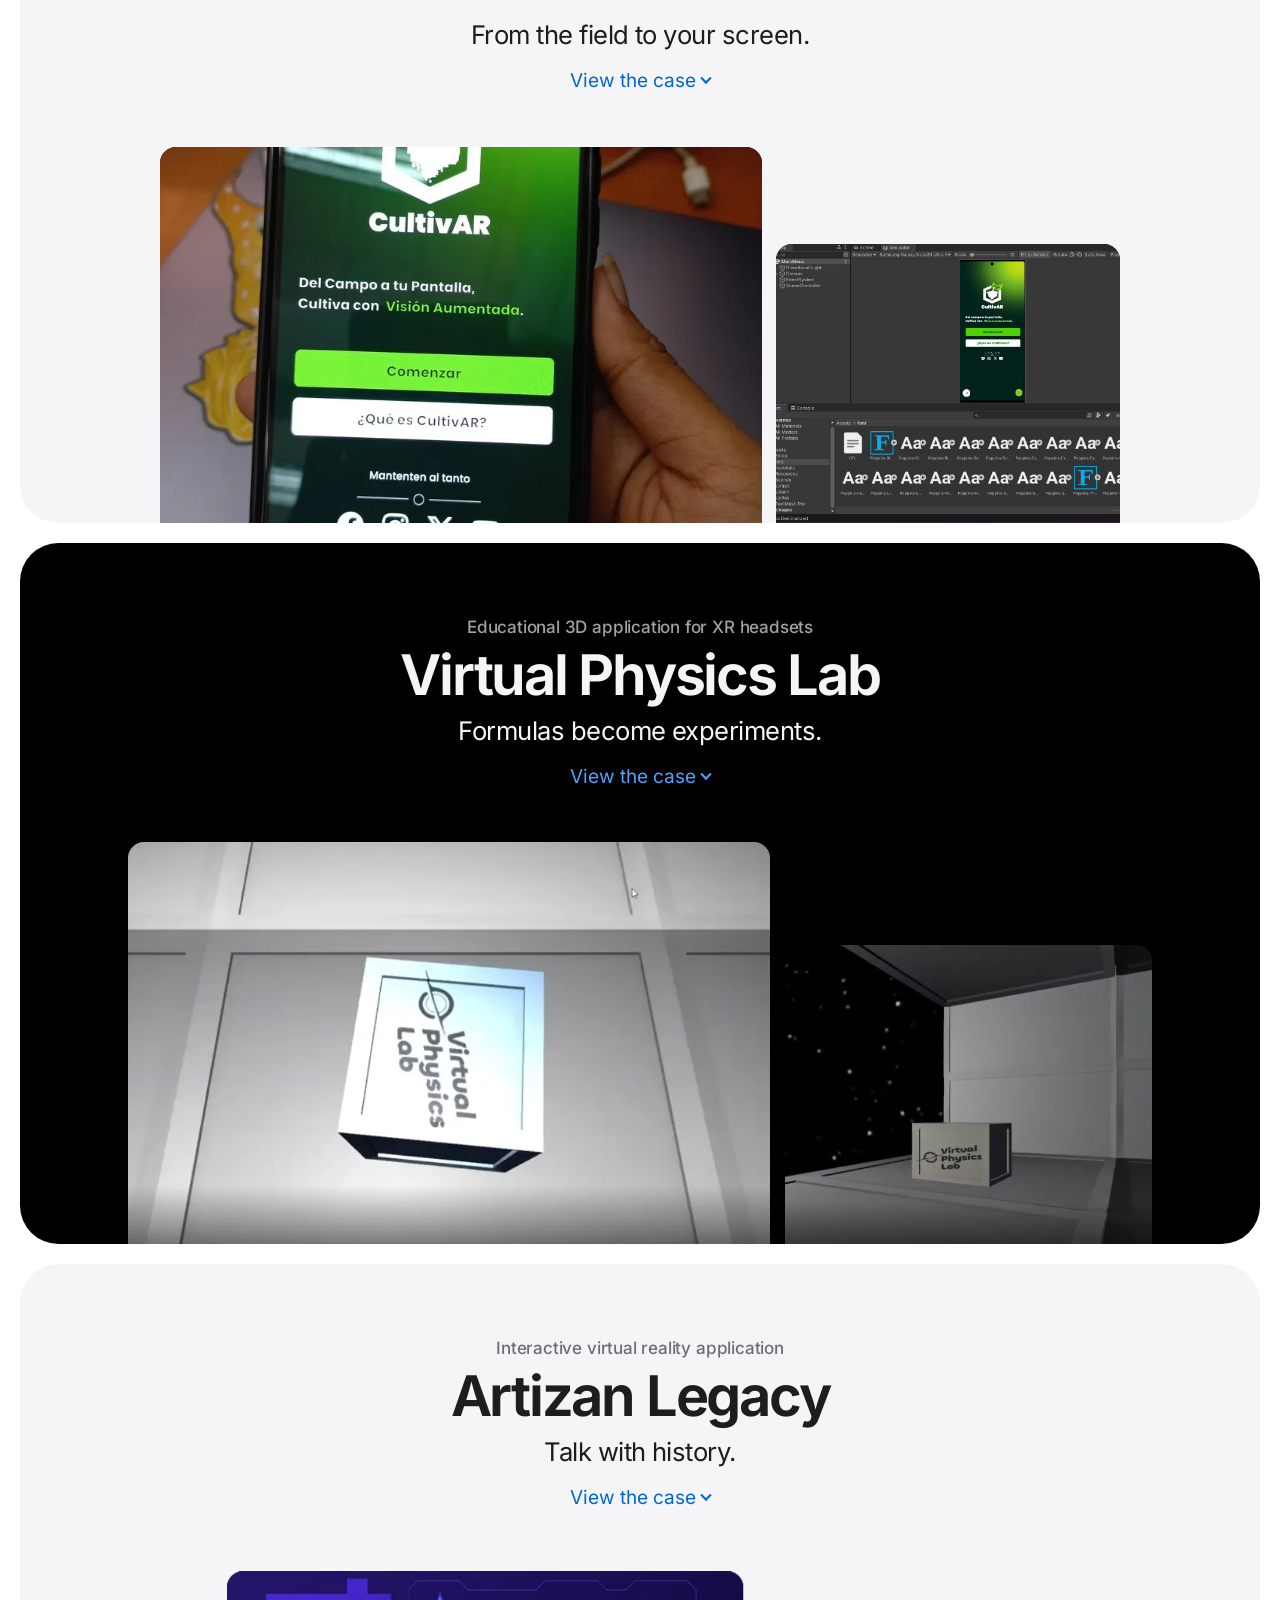
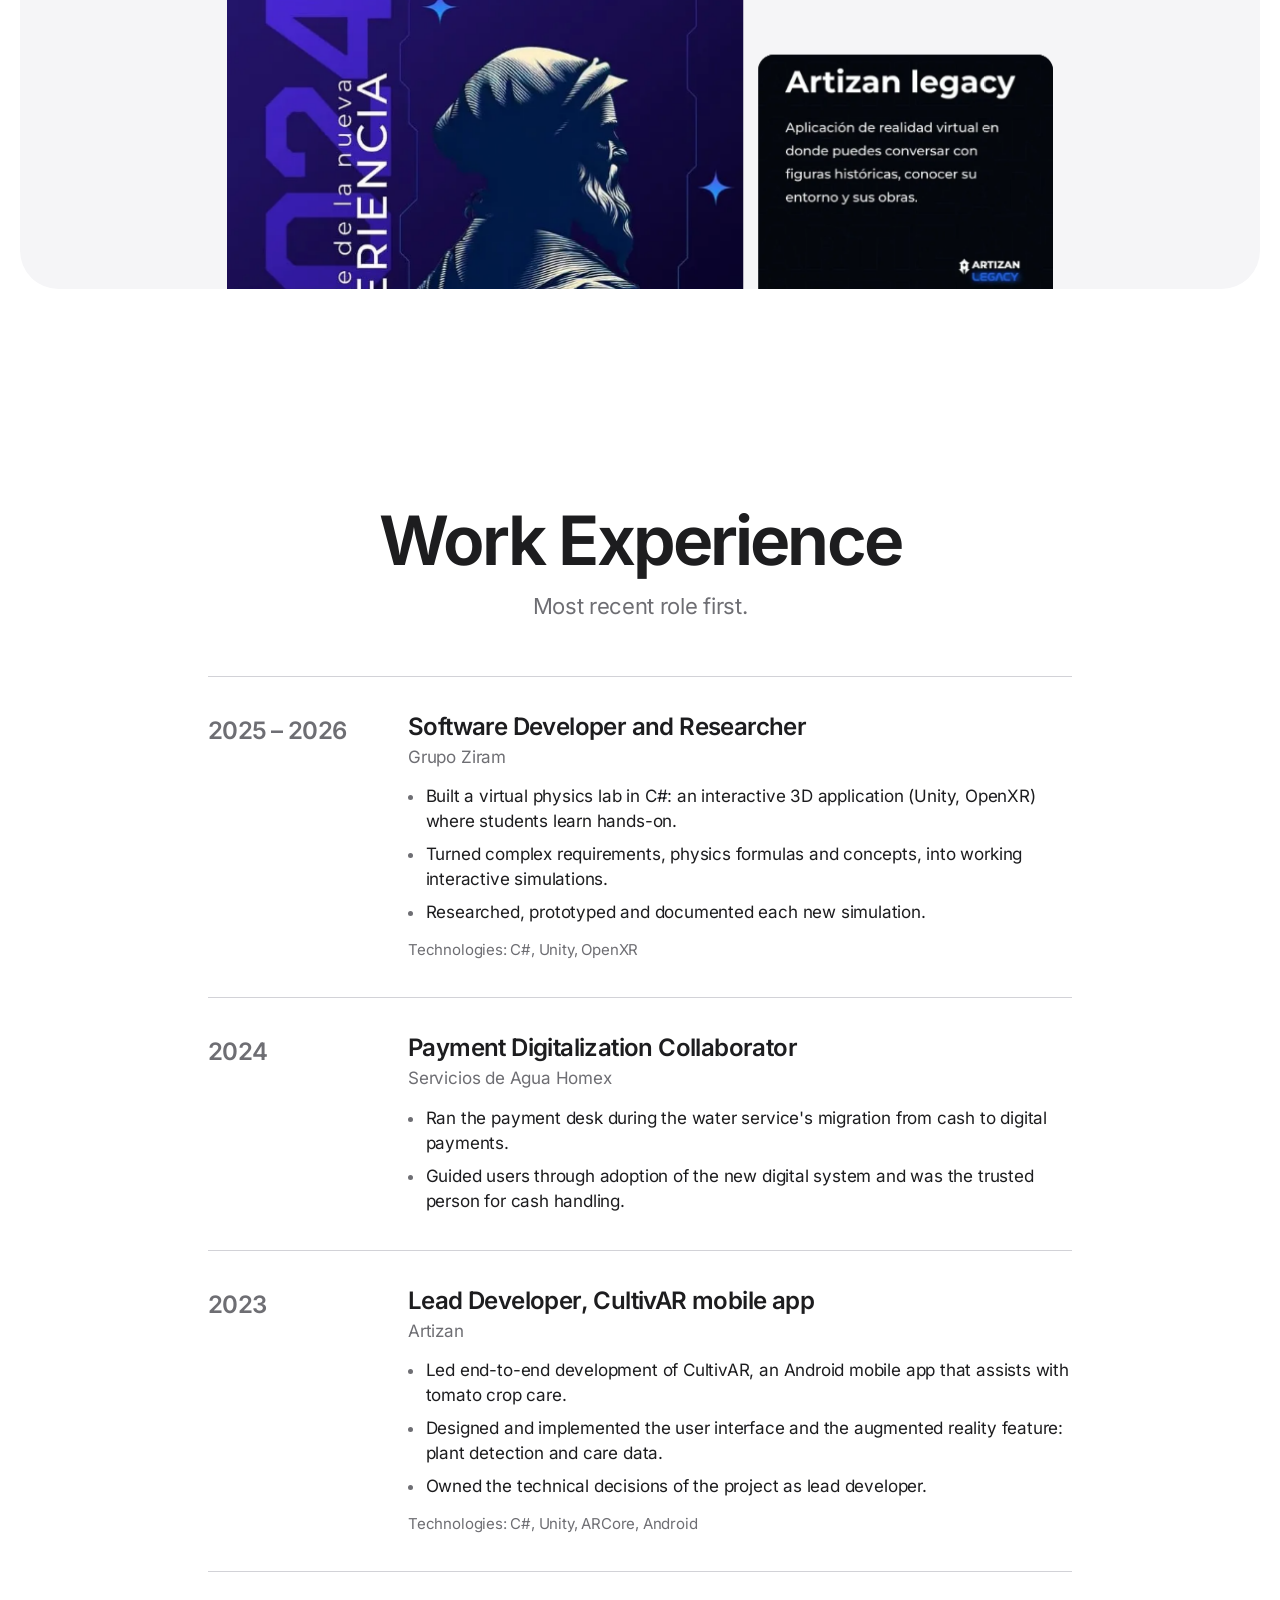
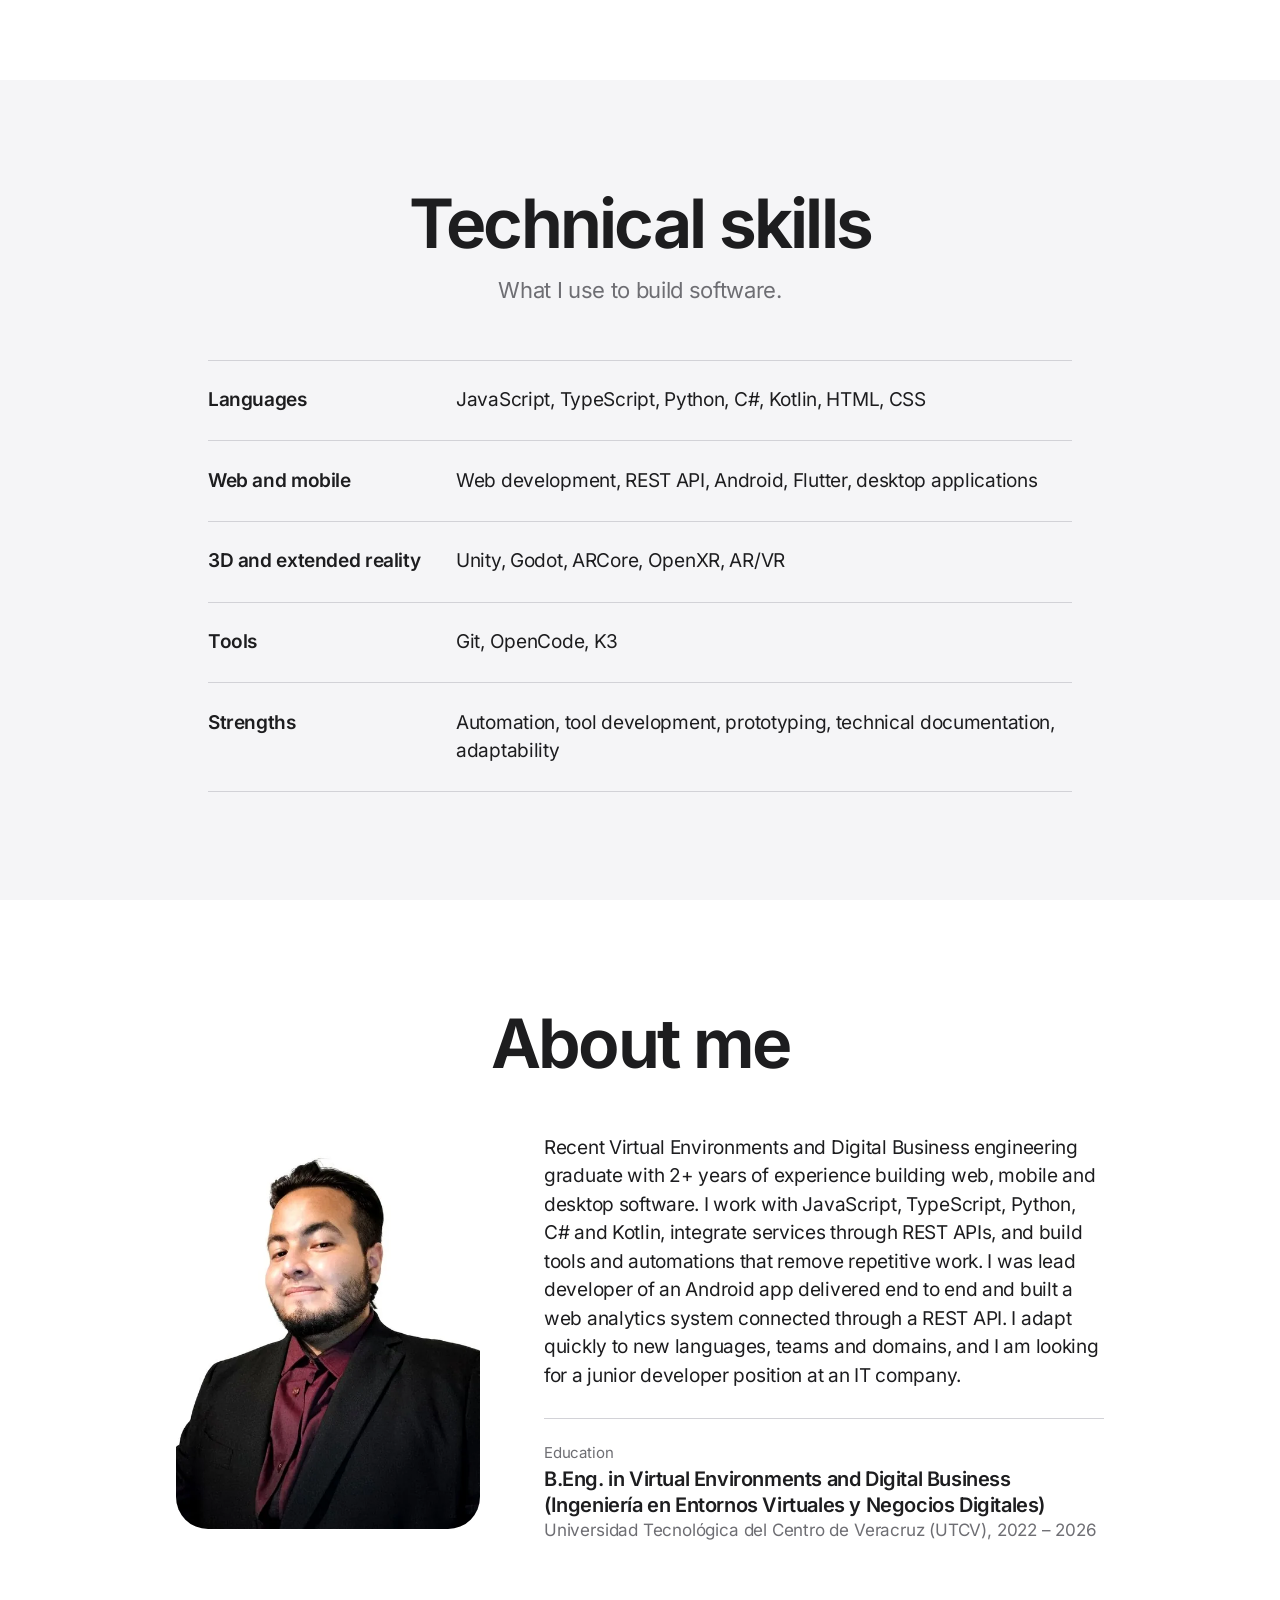
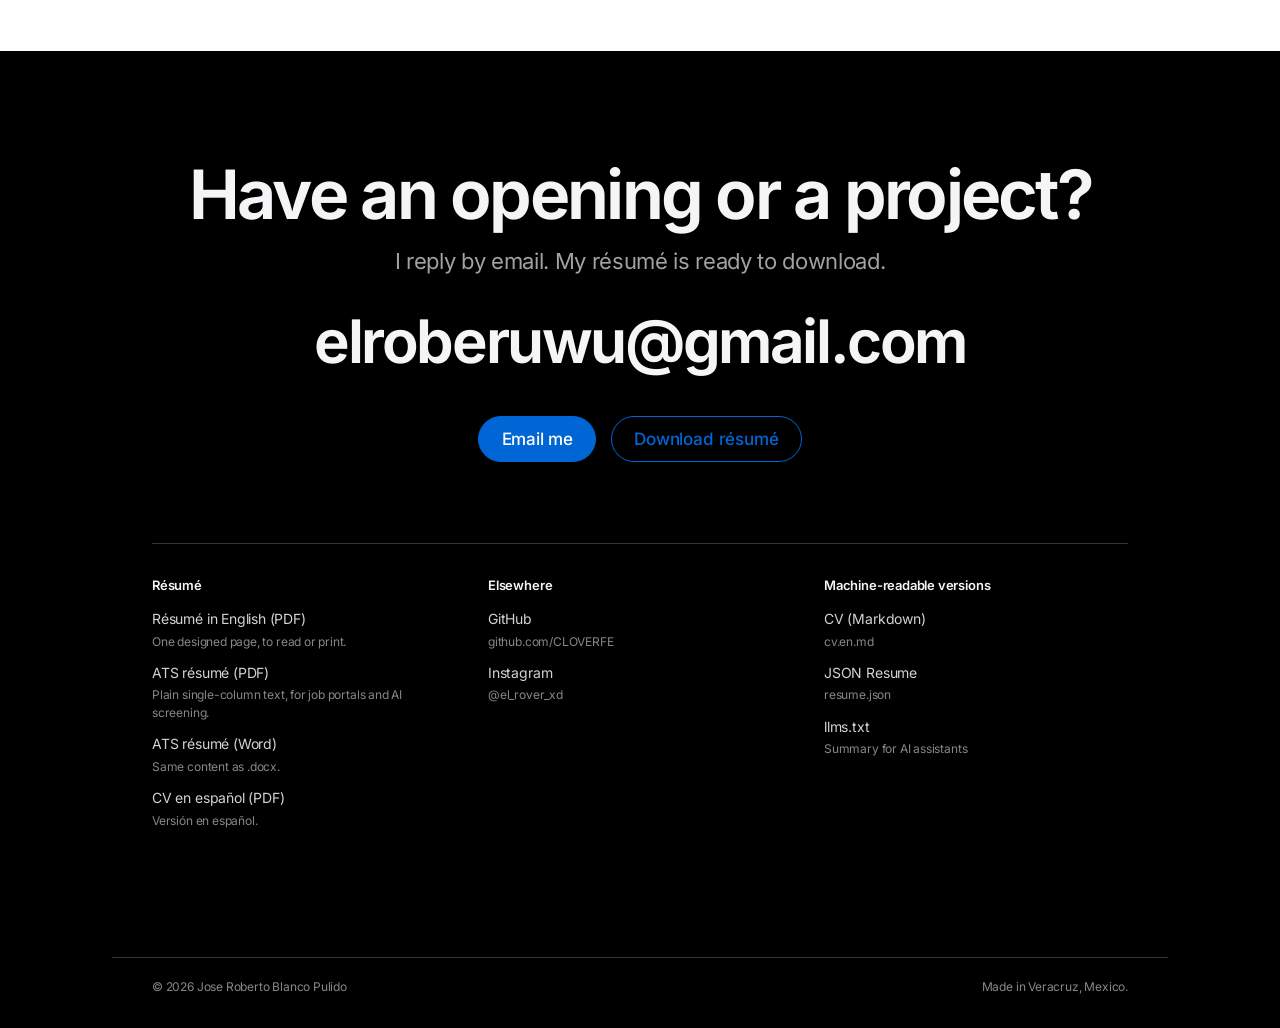
<file: en/index.html>
<!doctype html>
<html lang="en">
<head>
<meta charset="utf-8">
<meta name="viewport" content="width=device-width, initial-scale=1">
<title>Jose Roberto Blanco | Junior Software Developer in Veracruz, Mexico</title>
<meta name="description" content="Portfolio and résumé of Jose Roberto Blanco Pulido, a junior software developer for web, mobile and desktop. JavaScript, TypeScript, Python, C# and Kotlin. 2+ years of experience. Looking for a junior position in IT.">
<meta name="author" content="Jose Roberto Blanco Pulido">
<link rel="canonical" href="https://cloverfe.github.io/JoseRobertoBlanco.github.io/en/">
<link rel="alternate" hreflang="es" href="https://cloverfe.github.io/JoseRobertoBlanco.github.io/">
<link rel="alternate" hreflang="en" href="https://cloverfe.github.io/JoseRobertoBlanco.github.io/en/">
<link rel="alternate" hreflang="x-default" href="https://cloverfe.github.io/JoseRobertoBlanco.github.io/">
<link rel="alternate" type="text/markdown" href="https://cloverfe.github.io/JoseRobertoBlanco.github.io/cv.en.md" title="CV (Markdown)">
<link rel="alternate" type="application/json" href="https://cloverfe.github.io/JoseRobertoBlanco.github.io/resume.json" title="JSON Resume">
<meta property="og:type" content="profile">
<meta property="og:title" content="Jose Roberto Blanco | Junior Software Developer in Veracruz, Mexico">
<meta property="og:description" content="Portfolio and résumé of Jose Roberto Blanco Pulido, a junior software developer for web, mobile and desktop. JavaScript, TypeScript, Python, C# and Kotlin. 2+ years of experience. Looking for a junior position in IT.">
<meta property="og:url" content="https://cloverfe.github.io/JoseRobertoBlanco.github.io/en/">
<meta property="og:image" content="https://cloverfe.github.io/JoseRobertoBlanco.github.io/assets/img/og.png">
<meta property="og:image:width" content="1200">
<meta property="og:image:height" content="630">
<meta property="og:locale" content="en_US">
<meta property="profile:first_name" content="Jose Roberto">
<meta property="profile:last_name" content="Blanco Pulido">
<meta name="twitter:card" content="summary_large_image">
<meta name="theme-color" content="#ffffff">
<link rel="icon" href="../favicon.svg" type="image/svg+xml">
<link rel="preload" href="../assets/fonts/inter.woff2" as="font" type="font/woff2" crossorigin>
<link rel="stylesheet" href="../assets/css/styles.css">
<script>document.documentElement.classList.add("js")</script>
<script type="application/ld+json">
{
 "@context": "https://schema.org",
 "@graph": [
  {
   "@type": "ProfilePage",
   "@id": "https://cloverfe.github.io/JoseRobertoBlanco.github.io/en/#page",
   "url": "https://cloverfe.github.io/JoseRobertoBlanco.github.io/en/",
   "name": "Jose Roberto Blanco | Junior Software Developer in Veracruz, Mexico",
   "inLanguage": "en",
   "dateModified": "2026-11-16",
   "mainEntity": {
    "@id": "https://cloverfe.github.io/JoseRobertoBlanco.github.io/#person"
   }
  },
  {
   "@type": "Person",
   "@id": "https://cloverfe.github.io/JoseRobertoBlanco.github.io/#person",
   "name": "Jose Roberto Blanco Pulido",
   "alternateName": "Jose Roberto Blanco",
   "jobTitle": "Junior Software Developer",
   "description": "Recent Virtual Environments and Digital Business engineering graduate with 2+ years of experience building web, mobile and desktop software. I work with JavaScript, TypeScript, Python, C# and Kotlin, integrate services through REST APIs, and build tools and automations that remove repetitive work. I was lead developer of an Android app delivered end to end and built a web analytics system connected through a REST API. I adapt quickly to new languages, teams and domains, and I am looking for a junior developer position at an IT company.",
   "url": "https://cloverfe.github.io/JoseRobertoBlanco.github.io/",
   "image": "https://cloverfe.github.io/JoseRobertoBlanco.github.io/assets/img/jose-roberto-blanco.jpg",
   "email": "mailto:elroberuwu@gmail.com",
   "address": {
    "@type": "PostalAddress",
    "addressRegion": "Veracruz",
    "addressCountry": "MX"
   },
   "alumniOf": {
    "@type": "CollegeOrUniversity",
    "name": "Universidad Tecnológica del Centro de Veracruz"
   },
   "hasCredential": {
    "@type": "EducationalOccupationalCredential",
    "credentialCategory": "degree",
    "name": "B.Eng. in Virtual Environments and Digital Business (Ingeniería en Entornos Virtuales y Negocios Digitales)"
   },
   "knowsAbout": [
    "Software Development",
    "Web Development",
    "Mobile Development",
    "Desktop Software",
    "JavaScript",
    "TypeScript",
    "Python",
    "C#",
    "Kotlin",
    "Flutter",
    "Android",
    "REST API",
    "Git",
    "Automation",
    "Unity",
    "Augmented Reality",
    "Virtual Reality",
    "OpenXR",
    "ARCore",
    "Godot"
   ],
   "sameAs": [
    "https://github.com/CLOVERFE",
    "https://www.instagram.com/el_rover_xd"
   ]
  },
  {
   "@type": "ItemList",
   "name": "Projects",
   "itemListElement": [
    {
     "@type": "ListItem",
     "position": 1,
     "item": {
      "@type": "WebApplication",
      "name": "Dual Analytics Dashboard",
      "description": "Restaurant analytics system: a Godot client sends data through a REST API to a web dashboard showing preparation and delivery times, hourly revenue, cancellations and peak hours.",
      "applicationCategory": "Web analytics application with a REST API",
      "author": {
       "@id": "https://cloverfe.github.io/JoseRobertoBlanco.github.io/#person"
      },
      "url": "https://cloverfe.github.io/JoseRobertoBlanco.github.io/en/#dash"
     }
    },
    {
     "@type": "ListItem",
     "position": 2,
     "item": {
      "@type": "SoftwareApplication",
      "name": "CultivAR",
      "description": "Augmented reality that assists with tomato plant care: it detects the plant and shows care information in context on screen.",
      "applicationCategory": "Android mobile app with augmented reality",
      "author": {
       "@id": "https://cloverfe.github.io/JoseRobertoBlanco.github.io/#person"
      },
      "url": "https://cloverfe.github.io/JoseRobertoBlanco.github.io/en/#cultivar"
     }
    },
    {
     "@type": "ListItem",
     "position": 3,
     "item": {
      "@type": "SoftwareApplication",
      "name": "Virtual Physics Lab",
      "description": "A virtual lab where formulas become interactive experiments: students learn physics hands-on with extended reality headsets.",
      "applicationCategory": "Educational 3D application for XR headsets",
      "author": {
       "@id": "https://cloverfe.github.io/JoseRobertoBlanco.github.io/#person"
      },
      "url": "https://cloverfe.github.io/JoseRobertoBlanco.github.io/en/#vpl"
     }
    },
    {
     "@type": "ListItem",
     "position": 4,
     "item": {
      "@type": "SoftwareApplication",
      "name": "Artizan Legacy",
      "description": "Virtual reality app to talk with historical figures and explore their surroundings and their work. Exhibited at Universidad Tecnológica del Centro de Veracruz (UTCV) in 2024.",
      "applicationCategory": "Interactive virtual reality application",
      "author": {
       "@id": "https://cloverfe.github.io/JoseRobertoBlanco.github.io/#person"
      },
      "url": "https://cloverfe.github.io/JoseRobertoBlanco.github.io/en/#legacy"
     }
    }
   ]
  }
 ]
}
</script>
</head>
<body>
<a class="skip" href="#main">Skip to content</a>
<header class="nav" id="nav">
  <div class="wrap nav-in">
    <a class="brand" href="#top">Jose Roberto Blanco</a>
    <nav id="menu" aria-label="Sections"><ul><li><a href="#projects">Projects</a></li><li><a href="#experience">Experience</a></li><li><a href="#skills">Skills</a></li><li><a href="#about">About</a></li><li><a href="#contact">Contact</a></li><li class="m-only"><a href="../" lang="es" hreflang="es">Español</a></li></ul></nav>
    <div class="nav-tools">
      <a class="lang" href="../" lang="es" hreflang="es" title="Leer esta página en español">Español</a>
      <a class="pill small" href="../cv/Jose_Roberto_Blanco_CV_EN.pdf" download>Download résumé</a>
      <button class="menu-btn" type="button" aria-expanded="false" aria-controls="menu"><i></i><i></i><span class="sr">Menu</span></button>
    </div>
  </div>
  <div class="progress" aria-hidden="true"></div>
</header>

<main id="main">
  <section class="hero" id="top">
    <div class="wrap hero-text">
      <p class="hero-kicker">Looking for a junior position in IT</p>
      <h1>Jose Roberto Blanco</h1>
      <p class="hero-role">Junior software developer for web, mobile and desktop.</p>
      <p class="hero-cta">
        <a class="pill" href="mailto:elroberuwu@gmail.com">Email me</a>
        <a class="pill ghost" href="../cv/Jose_Roberto_Blanco_CV_EN.pdf" download>Download résumé</a>
      </p>
    </div>
    <div class="lineup" data-scrub role="group" aria-label="Featured projects"><a class="shot side left" href="#dash"><img src="../assets/img/dash-2.webp" width="467" height="240" alt="Restaurant analytics panel with preparation times, delivery times and peak hours" fetchpriority="high"></a><a class="shot center" href="#cultivar"><img src="../assets/img/cultivar-app.webp" width="800" height="499" alt="CultivAR home screen on an Android phone" fetchpriority="high"></a><a class="shot side right" href="#vpl"><img src="../assets/img/vpl-1.webp" width="938" height="515" alt="Cube with the Virtual Physics Lab logo inside the virtual lab" fetchpriority="high"></a></div>
  </section>

  <section class="statement" aria-label="Profile">
    <p class="words" data-words>Recent engineering graduate with 2+ years building web, mobile and desktop software with JavaScript, TypeScript, Python, C# and Kotlin. I was lead developer of an Android app and built a web analytics system with a REST API. I adapt quickly to new languages and teams, and I am looking for a junior developer position in IT.</p>
  </section>

  <section class="figures" aria-label="In numbers">
    <dl class="wrap"><div data-reveal style="--d:0.00s"><dt>years building software</dt><dd><span data-count="2">2</span>+</dd></div><div data-reveal style="--d:0.08s"><dt>projects in this portfolio</dt><dd><span data-count="4">4</span></dd></div><div data-reveal style="--d:0.16s"><dt>programming languages</dt><dd><span data-count="5">5</span></dd></div><div data-reveal style="--d:0.24s"><dt>platforms: web, mobile, desktop and XR</dt><dd><span data-count="4">4</span></dd></div></dl>
  </section>

  <section class="section" id="projects">
    <div class="wrap head" data-reveal>
      <h2>Projects</h2>
      <p class="sub">Web, mobile and 3D. Open each case to see the problem, the solution and my role.</p>
    </div>
    <div class="tiles">
      <article class="tile dark" id="dash" data-reveal>
        <p class="kind">Web analytics application with a REST API</p>
        <h3>Dual Analytics Dashboard</h3>
        <p class="tag">A restaurant&#x27;s data on a single screen.</p>
        <p class="tile-links"><button class="link more" type="button" aria-expanded="false" aria-controls="dash-caso" data-more="View the case" data-less="Hide the case">View the case</button></p>
        <div class="case" id="dash-caso"><div class="case-in">
          <dl>
            <div><dt>Problem</dt><dd>A restaurant produces data with every order, but without seeing it together it cannot tell where it loses time or money.</dd></div>
            <div><dt>Solution</dt><dd>A Godot client sends every event through a REST API to a web dashboard with preparation and delivery times, hourly revenue, cancellations and peak hours.</dd></div>
            <div><dt>My role</dt><dd>Development of the Godot client, the REST API integration and the web dashboard.</dd></div>
            <div><dt>Technologies</dt><dd>REST API, web development, data analytics, Godot</dd><dt style="margin-top:.9rem">Status</dt><dd>Completed</dd></div>
          </dl>
        </div></div>
        <div class="tile-media" data-scrub style="max-width:44rem">
          <a href="../assets/img/dash-2.webp" data-zoom title="Enlarge screenshot"><img src="../assets/img/dash-2.webp" width="467" height="240" alt="Restaurant analytics panel with preparation times, delivery times and peak hours" loading="lazy" decoding="async"></a>
          <a href="../assets/img/dash-1.webp" data-zoom title="Enlarge screenshot"><img src="../assets/img/dash-1.webp" width="501" height="258" alt="REST API response next to the client code of the Dual Analytics Dashboard" loading="lazy" decoding="async"></a>
        </div>
      </article>
      <article class="tile " id="cultivar" data-reveal>
        <p class="kind">Android mobile app with augmented reality</p>
        <h3>CultivAR</h3>
        <p class="tag">From the field to your screen.</p>
        <p class="tile-links"><button class="link more" type="button" aria-expanded="false" aria-controls="cultivar-caso" data-more="View the case" data-less="Hide the case">View the case</button></p>
        <div class="case" id="cultivar-caso"><div class="case-in">
          <dl>
            <div><dt>Problem</dt><dd>Tending a tomato crop means knowing what each plant needs at that moment, and that information is rarely at hand in the field.</dd></div>
            <div><dt>Solution</dt><dd>An Android app that detects the plant through the camera and places its care information on top of it in augmented reality.</dd></div>
            <div><dt>My role</dt><dd>Lead developer: I led the project end to end, designed the interface and the augmented reality feature, and made the technical decisions.</dd></div>
            <div><dt>Technologies</dt><dd>C#, Unity, ARCore, Android</dd><dt style="margin-top:.9rem">Status</dt><dd>Completed, 2023</dd></div>
          </dl>
        </div></div>
        <div class="tile-media" data-scrub style="max-width:60rem">
          <a href="../assets/img/cultivar-app.webp" data-zoom title="Enlarge screenshot"><img src="../assets/img/cultivar-app.webp" width="800" height="499" alt="CultivAR home screen on an Android phone" loading="lazy" decoding="async"></a>
          <a href="../assets/img/cultivar-unity.webp" data-zoom title="Enlarge screenshot"><img src="../assets/img/cultivar-unity.webp" width="1274" height="930" alt="CultivAR project open in the Unity editor with the device simulator" loading="lazy" decoding="async"></a>
        </div>
      </article>
      <article class="tile dark" id="vpl" data-reveal>
        <p class="kind">Educational 3D application for XR headsets</p>
        <h3>Virtual Physics Lab</h3>
        <p class="tag">Formulas become experiments.</p>
        <p class="tile-links"><button class="link more" type="button" aria-expanded="false" aria-controls="vpl-caso" data-more="View the case" data-less="Hide the case">View the case</button></p>
        <div class="case" id="vpl-caso"><div class="case-in">
          <dl>
            <div><dt>Problem</dt><dd>On the whiteboard, physics stays as formulas; setting up each experiment in a real lab costs equipment, space and time.</dd></div>
            <div><dt>Solution</dt><dd>A virtual lab for XR headsets where each formula becomes an experiment the student can handle and observe.</dd></div>
            <div><dt>My role</dt><dd>Developer and researcher at Grupo Ziram: I translated the formulas into simulations, prototyped them and documented each one.</dd></div>
            <div><dt>Technologies</dt><dd>C#, Unity, OpenXR</dd><dt style="margin-top:.9rem">Status</dt><dd>In development, 2025 – 2026</dd></div>
          </dl>
        </div></div>
        <div class="tile-media" data-scrub style="max-width:64rem">
          <a href="../assets/img/vpl-1.webp" data-zoom title="Enlarge screenshot"><img src="../assets/img/vpl-1.webp" width="938" height="515" alt="Cube with the Virtual Physics Lab logo inside the virtual lab" loading="lazy" decoding="async"></a>
          <a href="../assets/img/vpl-2.webp" data-zoom title="Enlarge screenshot"><img src="../assets/img/vpl-2.webp" width="1276" height="510" alt="Wide view of the virtual physics lab room with space in the background" loading="lazy" decoding="async"></a>
        </div>
      </article>
      <article class="tile " id="legacy" data-reveal>
        <p class="kind">Interactive virtual reality application</p>
        <h3>Artizan Legacy</h3>
        <p class="tag">Talk with history.</p>
        <p class="tile-links"><button class="link more" type="button" aria-expanded="false" aria-controls="legacy-caso" data-more="View the case" data-less="Hide the case">View the case</button></p>
        <div class="case" id="legacy-caso"><div class="case-in">
          <dl>
            <div><dt>Problem</dt><dd>History is usually learned by reading about people we never get to see or hear.</dd></div>
            <div><dt>Solution</dt><dd>A virtual reality experience where you talk with historical figures and walk through their surroundings and their work.</dd></div>
            <div><dt>My role</dt><dd>Development of the application with Unity and C#. It was exhibited to the public at UTCV in 2024.</dd></div>
            <div><dt>Technologies</dt><dd>C#, Unity, virtual reality (VR)</dd><dt style="margin-top:.9rem">Status</dt><dd>Completed, 2024</dd></div>
          </dl>
        </div></div>
        <div class="tile-media" data-scrub style="max-width:52rem">
          <a href="../assets/img/legacy-2.webp" data-zoom title="Enlarge screenshot"><img src="../assets/img/legacy-2.webp" width="720" height="711" alt="Poster for the Artizan Legacy exhibition at UTCV, April 12, 2024" loading="lazy" decoding="async"></a>
          <a href="../assets/img/legacy-1.webp" data-zoom title="Enlarge screenshot"><img src="../assets/img/legacy-1.webp" width="720" height="601" alt="Artizan Legacy intro slide: a virtual reality app to talk with historical figures" loading="lazy" decoding="async"></a>
        </div>
      </article>
    </div>
  </section>

  <section class="section" id="experience">
    <div class="wrap">
      <div class="head" data-reveal>
        <h2>Work Experience</h2>
        <p class="sub">Most recent role first.</p>
      </div>
      <ol class="jobs">
        <li data-reveal>
          <p class="when">2025 – 2026</p>
          <div>
            <h3>Software Developer and Researcher</h3>
            <p class="where">Grupo Ziram</p>
            <ul class="bullets"><li>Built a virtual physics lab in C#: an interactive 3D application (Unity, OpenXR) where students learn hands-on.</li><li>Turned complex requirements, physics formulas and concepts, into working interactive simulations.</li><li>Researched, prototyped and documented each new simulation.</li></ul>
            <p class="tech">Technologies: C#, Unity, OpenXR</p>
          </div>
        </li>
        <li data-reveal>
          <p class="when">2024</p>
          <div>
            <h3>Payment Digitalization Collaborator</h3>
            <p class="where">Servicios de Agua Homex</p>
            <ul class="bullets"><li>Ran the payment desk during the water service&#x27;s migration from cash to digital payments.</li><li>Guided users through adoption of the new digital system and was the trusted person for cash handling.</li></ul>
            
          </div>
        </li>
        <li data-reveal>
          <p class="when">2023</p>
          <div>
            <h3>Lead Developer, CultivAR mobile app</h3>
            <p class="where">Artizan</p>
            <ul class="bullets"><li>Led end-to-end development of CultivAR, an Android mobile app that assists with tomato crop care.</li><li>Designed and implemented the user interface and the augmented reality feature: plant detection and care data.</li><li>Owned the technical decisions of the project as lead developer.</li></ul>
            <p class="tech">Technologies: C#, Unity, ARCore, Android</p>
          </div>
        </li>
      </ol>
    </div>
  </section>

  <section class="section alt" id="skills">
    <div class="wrap">
      <div class="head" data-reveal>
        <h2>Technical skills</h2>
        <p class="sub">What I use to build software.</p>
      </div>
      <dl class="specs"><div data-reveal><dt>Languages</dt><dd>JavaScript, TypeScript, Python, C#, Kotlin, HTML, CSS</dd></div><div data-reveal><dt>Web and mobile</dt><dd>Web development, REST API, Android, Flutter, desktop applications</dd></div><div data-reveal><dt>3D and extended reality</dt><dd>Unity, Godot, ARCore, OpenXR, AR/VR</dd></div><div data-reveal><dt>Tools</dt><dd>Git, OpenCode, K3</dd></div><div data-reveal><dt>Strengths</dt><dd>Automation, tool development, prototyping, technical documentation, adaptability</dd></div></dl>
    </div>
  </section>

  <section class="section" id="about">
    <div class="wrap">
      <div class="head" data-reveal>
        <h2>About me</h2>
      </div>
      <div class="about" data-reveal>
        <img src="../assets/img/jose-roberto-blanco.webp" width="520" height="650" alt="Portrait of Jose Roberto Blanco Pulido" loading="lazy" decoding="async">
        <div>
          <p>Recent Virtual Environments and Digital Business engineering graduate with 2+ years of experience building web, mobile and desktop software. I work with JavaScript, TypeScript, Python, C# and Kotlin, integrate services through REST APIs, and build tools and automations that remove repetitive work. I was lead developer of an Android app delivered end to end and built a web analytics system connected through a REST API. I adapt quickly to new languages, teams and domains, and I am looking for a junior developer position at an IT company.</p>
          <div class="edu">
            <small>Education</small>
            <strong>B.Eng. in Virtual Environments and Digital Business (Ingeniería en Entornos Virtuales y Negocios Digitales)</strong>
            <span>Universidad Tecnológica del Centro de Veracruz (UTCV), 2022 – 2026</span>
          </div>
        </div>
      </div>
    </div>
  </section>

  <section class="section contact" id="contact">
    <div class="wrap">
      <div data-reveal>
        <h2>Have an opening or a project?</h2>
        <p class="sub">I reply by email. My résumé is ready to download.</p>
        <a class="mail" href="mailto:elroberuwu@gmail.com">elroberuwu@gmail.com</a>
        <p class="hero-cta">
          <a class="pill" href="mailto:elroberuwu@gmail.com">Email me</a>
          <a class="pill ghost" href="../cv/Jose_Roberto_Blanco_CV_EN.pdf" download>Download résumé</a>
        </p>
      </div>
      <div class="dir">
        <div>
          <h3>Résumé</h3>
          <ul><li><a href="../cv/Jose_Roberto_Blanco_CV_EN.pdf" download>Résumé in English (PDF)</a><small>One designed page, to read or print.</small></li><li><a href="../cv/Jose_Roberto_Blanco_CV_ATS_EN.pdf" download>ATS résumé (PDF)</a><small>Plain single-column text, for job portals and AI screening.</small></li><li><a href="../cv/Jose_Roberto_Blanco_CV_ATS_EN.docx" download>ATS résumé (Word)</a><small>Same content as .docx.</small></li><li><a href="../cv/Jose_Roberto_Blanco_CV_ES.pdf" download>CV en español (PDF)</a><small>Versión en español.</small></li></ul>
        </div>
        <div>
          <h3>Elsewhere</h3>
          <ul>
            <li><a href="https://github.com/CLOVERFE" rel="me noopener">GitHub</a><small>github.com/CLOVERFE</small></li>
            <li><a href="https://www.instagram.com/el_rover_xd" rel="me noopener">Instagram</a><small>@el_rover_xd</small></li>
          </ul>
        </div>
        <div>
          <h3>Machine-readable versions</h3>
          <ul>
            <li><a href="../cv.en.md">CV (Markdown)</a><small>cv.en.md</small></li>
            <li><a href="../resume.json">JSON Resume</a><small>resume.json</small></li>
            <li><a href="../llms.txt">llms.txt</a><small>Summary for AI assistants</small></li>
          </ul>
        </div>
      </div>
    </div>
  </section>
</main>

<footer>
  <div class="wrap">
    <p>© 2026 Jose Roberto Blanco Pulido</p>
    <p>Made in Veracruz, Mexico.</p>
  </div>
</footer>

<dialog id="viewer" aria-label="Enlarge screenshot">
  <img src="[data-uri]" alt="">
  <form method="dialog"><button>Close</button></form>
</dialog>
<script src="../assets/js/main.js" defer></script>
</body>
</html>
</file>
<file: assets/css/styles.css>
/* Portafolio de Jose Roberto Blanco Pulido
   Tipografía: Inter (SIL OFL), alojada en assets/fonts. */

@font-face {
  font-family: "Inter";
  src: url("../fonts/inter.woff2") format("woff2");
  font-weight: 100 900;
  font-display: swap;
}

:root {
  --bg: #ffffff;
  --alt: #f5f5f7;
  --text: #1d1d1f;
  --muted: #6e6e73;
  --line: #d2d2d7;
  --blue: #0066d6;
  --blue-dark: #4da3ff;
  --black: #000000;
  --nav-h: 3.25rem;
  --wrap: 66rem;
  --pad: clamp(1.25rem, 4vw, 2.5rem);
  --ease: cubic-bezier(0.22, 0.61, 0.36, 1);
  --font: "Inter", -apple-system, BlinkMacSystemFont, "Segoe UI", "Helvetica Neue", Arial, sans-serif;
}

*, *::before, *::after { box-sizing: border-box; }
html { scroll-behavior: smooth; scroll-padding-top: calc(var(--nav-h) + 1rem); -webkit-text-size-adjust: 100%; }
body {
  margin: 0; background: var(--bg); color: var(--text);
  font-family: var(--font); font-size: 1.0625rem; line-height: 1.47; letter-spacing: -0.011em;
  -webkit-font-smoothing: antialiased; text-rendering: optimizeLegibility;
}
img { max-width: 100%; height: auto; display: block; }
h1, h2, h3, p, ul, ol, dl, dd, figure { margin: 0; }
ul, ol { padding: 0; list-style: none; }
a { color: inherit; }
button { font: inherit; color: inherit; }
:focus-visible { outline: 3px solid var(--blue); outline-offset: 3px; border-radius: 6px; }
.wrap { max-width: var(--wrap); margin-inline: auto; padding-inline: var(--pad); }
.sr { position: absolute; width: 1px; height: 1px; overflow: hidden; clip-path: inset(50%); white-space: nowrap; }
.skip { position: absolute; left: 1rem; top: -5rem; z-index: 60; background: var(--text); color: #fff; padding: 0.6rem 1rem; border-radius: 0.6rem; }
.skip:focus { top: 0.6rem; }

/* Botones y enlaces */
.pill {
  display: inline-flex; align-items: center; justify-content: center; text-decoration: none; cursor: pointer;
  background: var(--blue); color: #fff; border: 1px solid var(--blue); border-radius: 99px;
  padding: 0.72rem 1.4rem; font-weight: 500; font-size: 1.0625rem; line-height: 1.2;
  transition: background-color 0.25s, color 0.25s, border-color 0.25s, transform 0.25s var(--ease);
}
.pill:hover { background: #0077ed; border-color: #0077ed; }
.pill:active { transform: scale(0.97); }
.pill.ghost { background: transparent; color: var(--blue); }
.pill.ghost:hover { background: var(--blue); color: #fff; }
.pill.small { padding: 0.38rem 0.95rem; font-size: 0.8125rem; white-space: nowrap; }
.m-only { display: none; }
html:not(.js) .tile-links { display: none; }
.link { color: var(--blue); text-decoration: none; background: none; border: 0; padding: 0; cursor: pointer; font-size: inherit; }
.link::after {
  content: ""; display: inline-block; width: 0.42em; height: 0.42em; margin-left: 0.35em;
  border-right: 0.11em solid currentColor; border-bottom: 0.11em solid currentColor;
  transform: translateY(-0.12em) rotate(-45deg); transition: transform 0.3s var(--ease);
}
.link:hover { text-decoration: underline; }
.link:hover::after { transform: translate(0.2em, -0.12em) rotate(-45deg); }
.link.more::after { transform: translateY(-0.25em) rotate(45deg); }
.link.more[aria-expanded="true"]::after { transform: translateY(0.05em) rotate(-135deg); }

/* Barra de navegación */
.nav {
  position: sticky; top: 0; z-index: 50; height: var(--nav-h);
  background: rgba(255, 255, 255, 0.72);
  -webkit-backdrop-filter: saturate(180%) blur(20px); backdrop-filter: saturate(180%) blur(20px);
  border-bottom: 1px solid transparent; transition: border-color 0.3s, background-color 0.3s;
}
.nav.scrolled, .nav.open { border-bottom-color: rgba(0, 0, 0, 0.1); }
.nav.open { background: #fff; }
.nav-in { height: 100%; display: flex; align-items: center; gap: 1.25rem; }
.brand { font-weight: 600; font-size: 1.0625rem; letter-spacing: -0.02em; text-decoration: none; white-space: nowrap; }
.nav nav { margin-inline: auto; min-width: 0; overflow-x: auto; scrollbar-width: none; }
.nav nav ul { display: flex; gap: clamp(1rem, 2.4vw, 2rem); white-space: nowrap; }
.nav nav a { display: block; padding-block: 0.5rem; text-decoration: none; font-size: 0.8125rem; color: var(--text); opacity: 0.8; transition: opacity 0.2s; }
.nav nav a:hover, .nav nav a[aria-current="true"] { opacity: 1; }
.nav nav a[aria-current="true"] { font-weight: 600; }
.nav-tools { display: flex; align-items: center; gap: 0.9rem; }
.lang { font-size: 0.8125rem; text-decoration: none; opacity: 0.8; }
.lang:hover { opacity: 1; }
.menu-btn { display: none; width: 2.5rem; height: 2.5rem; margin-right: -0.6rem; background: none; border: 0; cursor: pointer; position: relative; }
.menu-btn i { position: absolute; left: 0.65rem; right: 0.65rem; height: 1.5px; background: var(--text); transition: transform 0.35s var(--ease), top 0.35s var(--ease); }
.menu-btn i:first-of-type { top: 1rem; }
.menu-btn i:last-of-type { top: 1.45rem; }
.nav.open .menu-btn i:first-of-type { top: 1.22rem; transform: rotate(45deg); }
.nav.open .menu-btn i:last-of-type { top: 1.22rem; transform: rotate(-45deg); }
.progress { position: absolute; left: 0; bottom: -1px; height: 2px; width: 100%; background: var(--blue); transform-origin: 0 50%; transform: scaleX(var(--scroll, 0)); }

/* Portada */
.hero { text-align: center; padding-top: clamp(3rem, 9vh, 6.5rem); overflow: hidden; background: linear-gradient(#fff 55%, var(--alt)); }
.hero-kicker { display: inline-flex; align-items: center; gap: 0.55rem; font-size: 1.0625rem; color: var(--muted); }
.hero-kicker::before { content: ""; width: 0.55rem; height: 0.55rem; border-radius: 50%; background: #28a745; animation: pulse 2.4s infinite; }
@keyframes pulse { 0% { box-shadow: 0 0 0 0 rgba(40, 167, 69, 0.5); } 70%, 100% { box-shadow: 0 0 0 0.6rem rgba(40, 167, 69, 0); } }
h1 { margin-top: 0.9rem; font-size: clamp(2.9rem, 9.4vw, 6.75rem); font-weight: 650; line-height: 1.02; letter-spacing: -0.045em; }
.hero-role { margin: 1.1rem auto 0; max-width: 24em; font-size: clamp(1.3rem, 2.6vw, 1.75rem); line-height: 1.25; letter-spacing: -0.02em; color: var(--muted); font-weight: 450; }
.hero-cta { margin-top: 1.9rem; display: flex; flex-wrap: wrap; gap: 0.9rem; justify-content: center; }
.lineup { margin-top: clamp(2.5rem, 7vh, 4.5rem); display: flex; justify-content: center; align-items: flex-end; gap: clamp(0.6rem, 1.6vw, 1.4rem); padding-inline: var(--pad); --p: 1; }
.shot { display: block; flex: none; border-radius: clamp(0.8rem, 1.6vw, 1.4rem) clamp(0.8rem, 1.6vw, 1.4rem) 0 0; overflow: hidden; background: #111; box-shadow: 0 -10px 60px -20px rgba(0, 0, 0, 0.35); will-change: transform; }
.shot img { width: 100%; height: 100%; object-fit: cover; object-position: 50% 0; }
.shot.center { width: min(44rem, 52vw); aspect-ratio: 16 / 9.4; transform: translateY(calc((1 - var(--p)) * 14%)) scale(calc(0.9 + 0.1 * var(--p))); transform-origin: 50% 100%; z-index: 1; }
.shot.side { width: min(22rem, 24vw); aspect-ratio: 16 / 11; opacity: calc(0.35 + 0.65 * var(--p)); transform-origin: 50% 100%; }
.shot.left { transform: translateX(calc((1 - var(--p)) * 22%)) scale(calc(0.86 + 0.14 * var(--p))); }
.shot.right { transform: translateX(calc((1 - var(--p)) * -22%)) scale(calc(0.86 + 0.14 * var(--p))); }

/* Frase que se ilumina al avanzar */
.statement { background: var(--alt); padding-block: clamp(5rem, 16vh, 10rem); }
.words { max-width: 54rem; margin-inline: auto; padding-inline: var(--pad); font-size: clamp(1.6rem, 3.9vw, 3rem); font-weight: 600; line-height: 1.16; letter-spacing: -0.03em; }
.words span { transition: opacity 0.35s linear; }
.js .words span { opacity: 0.16; }
.js .words span.on { opacity: 1; }

/* Cifras */
.figures { padding-block: clamp(3.5rem, 9vh, 6rem); border-bottom: 1px solid var(--line); }
.figures dl { display: grid; grid-template-columns: repeat(4, minmax(0, 1fr)); gap: 2.5rem 2rem; text-align: center; }
.figures div { display: flex; flex-direction: column; gap: 0.35rem; }
.figures dd { order: -1; }
.figures dd { font-size: clamp(3rem, 6.4vw, 5rem); font-weight: 650; line-height: 1; letter-spacing: -0.045em; font-variant-numeric: tabular-nums; }
.figures dt { color: var(--muted); font-size: 0.9375rem; line-height: 1.35; max-width: 13em; margin-inline: auto; }

/* Encabezados de sección */
.section { padding-block: clamp(4.5rem, 12vh, 8.5rem); }
.head { text-align: center; margin-bottom: clamp(2.5rem, 6vh, 4.5rem); }
h2 { font-size: clamp(2.4rem, 6vw, 4.25rem); font-weight: 650; line-height: 1.05; letter-spacing: -0.04em; }
.sub { margin: 1rem auto 0; max-width: 34em; color: var(--muted); font-size: clamp(1.125rem, 2vw, 1.375rem); line-height: 1.35; letter-spacing: -0.015em; }

/* Proyectos */
.tiles { display: grid; gap: clamp(0.8rem, 1.6vw, 1.25rem); max-width: 80rem; margin-inline: auto; padding-inline: clamp(0.6rem, 1.6vw, 1.25rem); }
.tile { border-radius: clamp(1.4rem, 3vw, 2.4rem); background: var(--alt); text-align: center; padding: clamp(2.5rem, 6vw, 4.5rem) var(--pad) 0; overflow: hidden; }
.tile.dark { background: var(--black); color: #f5f5f7; }
.tile.dark .link { color: var(--blue-dark); }
.tile.dark .kind, .tile.dark .case dd { color: #a1a1a6; }
.kind { color: var(--muted); font-size: 1.0625rem; font-weight: 500; }
.tile h3 { margin-top: 0.35rem; font-size: clamp(2rem, 5vw, 3.5rem); font-weight: 650; line-height: 1.06; letter-spacing: -0.04em; }
.tag { margin-top: 0.6rem; font-size: clamp(1.2rem, 2.3vw, 1.6rem); line-height: 1.25; letter-spacing: -0.02em; }
.tile-links { margin-top: 1rem; font-size: 1.1875rem; }
.case { display: grid; grid-template-rows: 1fr; transition: grid-template-rows 0.6s var(--ease); }
.js .case { grid-template-rows: 0fr; }
.js .case.open { grid-template-rows: 1fr; }
.case-in { overflow: hidden; min-height: 0; }
.case dl { max-width: 52rem; margin: 2.25rem auto 0; display: grid; grid-template-columns: repeat(2, minmax(0, 1fr)); gap: 1.6rem 2.5rem; text-align: left; }
.case dt { font-weight: 600; font-size: 0.9375rem; }
.case dd { color: var(--muted); margin-top: 0.2rem; }
.js .case dl { opacity: 0; transform: translateY(-0.6rem); transition: opacity 0.45s, transform 0.5s var(--ease); }
.js .case.open dl { opacity: 1; transform: none; transition-delay: 0.12s; }
.tile-media { margin: clamp(2rem, 5vw, 3.25rem) auto 0; display: grid; grid-template-columns: 1.75fr 1fr; gap: clamp(0.5rem, 1.2vw, 0.9rem); align-items: end; --p: 1; transform: translateY(calc((1 - var(--p)) * 3.5rem)) scale(calc(0.93 + 0.07 * var(--p))); transform-origin: 50% 100%; will-change: transform; }
.tile-media a { display: block; overflow: hidden; border-radius: 1rem 1rem 0 0; cursor: zoom-in; background: #111; aspect-ratio: 16 / 10; }
.tile-media a:last-child { aspect-ratio: 16 / 13; }
.tile-media img { width: 100%; height: 100%; object-fit: cover; object-position: 50% 0; transition: transform 0.8s var(--ease); }
.tile-media a:hover img { transform: scale(1.04); }

/* Experiencia */
.jobs { max-width: 54rem; margin-inline: auto; }
.jobs > li { display: grid; grid-template-columns: 11rem minmax(0, 1fr); gap: 1.5rem; padding-block: 2.25rem; border-top: 1px solid var(--line); }
.jobs > li:last-child { border-bottom: 1px solid var(--line); }
.when { font-size: 1.5rem; font-weight: 600; letter-spacing: -0.03em; color: var(--muted); }
.jobs h3 { font-size: 1.5rem; font-weight: 600; line-height: 1.2; letter-spacing: -0.025em; }
.where { color: var(--muted); margin-top: 0.2rem; }
.bullets { margin-top: 0.9rem; display: grid; gap: 0.5rem; }
.bullets li { position: relative; padding-left: 1.1rem; }
.bullets li::before { content: ""; position: absolute; left: 0; top: 0.66em; width: 0.32rem; height: 0.32rem; border-radius: 50%; background: var(--muted); }
.tech { margin-top: 0.9rem; color: var(--muted); font-size: 0.9375rem; }

/* Habilidades, como una ficha técnica */
.alt { background: var(--alt); }
.specs { max-width: 54rem; margin-inline: auto; }
.specs > div { display: grid; grid-template-columns: 14rem minmax(0, 1fr); gap: 1.5rem; padding-block: 1.6rem; border-top: 1px solid var(--line); }
.specs > div:last-child { border-bottom: 1px solid var(--line); }
.specs dt { font-weight: 600; font-size: 1.1875rem; letter-spacing: -0.02em; }
.specs dd { font-size: 1.1875rem; line-height: 1.5; letter-spacing: -0.015em; }

/* Sobre mí */
.about { max-width: 58rem; margin-inline: auto; display: grid; grid-template-columns: minmax(0, 19rem) minmax(0, 1fr); gap: clamp(1.75rem, 5vw, 4rem); align-items: center; }
.about img { border-radius: 2rem; background: #fff; width: 100%; }
.about p { font-size: 1.1875rem; line-height: 1.5; letter-spacing: -0.015em; }
.about p + p { margin-top: 1rem; }
.edu { margin-top: 1.75rem; padding-top: 1.4rem; border-top: 1px solid var(--line); }
.edu small { display: block; color: var(--muted); font-size: 0.9375rem; }
.edu strong { display: block; font-size: 1.25rem; font-weight: 600; letter-spacing: -0.02em; line-height: 1.3; margin-top: 0.15rem; }
.edu span { color: var(--muted); }

/* Contacto */
.contact { background: var(--black); color: #f5f5f7; text-align: center; }
.contact .sub { color: #a1a1a6; }
.mail { display: inline-block; margin-top: 2rem; font-size: clamp(1.5rem, 5.4vw, 3.75rem); font-weight: 650; letter-spacing: -0.04em; line-height: 1.1; text-decoration: none; overflow-wrap: anywhere; background: linear-gradient(currentColor, currentColor) 0 100% / 0 2px no-repeat; transition: background-size 0.5s var(--ease); padding-bottom: 0.1em; }
.mail:hover, .mail:focus-visible { background-size: 100% 2px; }
.contact .hero-cta { margin-top: 2.25rem; }
.contact :focus-visible { outline-color: #fff; }
.dir { margin-top: clamp(3.5rem, 9vh, 6rem); padding-top: 2rem; border-top: 1px solid #333336; display: grid; grid-template-columns: repeat(3, minmax(0, 1fr)); gap: 2rem; text-align: left; }
.dir h3 { font-size: 0.8125rem; font-weight: 600; color: #f5f5f7; }
.dir ul { margin-top: 0.7rem; display: grid; gap: 0.6rem; }
.dir a { font-size: 0.875rem; color: #d2d2d7; text-decoration: none; }
.dir a:hover { color: #fff; text-decoration: underline; }
.dir small { display: block; font-size: 0.75rem; color: #86868b; margin-top: 0.1rem; }

footer { background: var(--black); color: #86868b; font-size: 0.75rem; padding-block: 1.25rem 2rem; }
footer .wrap { display: flex; flex-wrap: wrap; gap: 0.4rem 2rem; justify-content: space-between; border-top: 1px solid #333336; padding-top: 1.25rem; }

/* Visor de capturas */
dialog { border: 0; padding: 0; background: transparent; max-width: min(94vw, 82rem); max-height: 94vh; }
dialog::backdrop { background: rgba(0, 0, 0, 0.82); -webkit-backdrop-filter: blur(14px); backdrop-filter: blur(14px); }
dialog[open] { animation: pop 0.35s var(--ease); }
@keyframes pop { from { opacity: 0; transform: scale(0.96); } }
dialog img { max-width: 100%; max-height: 82vh; margin-inline: auto; border-radius: 0.9rem; }
dialog form { text-align: center; margin-top: 1rem; }
dialog button { cursor: pointer; border: 0; border-radius: 99px; padding: 0.6rem 1.4rem; background: #fff; color: #1d1d1f; font-weight: 500; }

/* Movimiento: entrada de la portada y aparición al hacer scroll */
@media (prefers-reduced-motion: no-preference) {
  .hero-text > * { animation: rise 1s var(--ease) both; }
  .hero-text > :nth-child(2) { animation-delay: 0.08s; }
  .hero-text > :nth-child(3) { animation-delay: 0.18s; }
  .hero-text > :nth-child(4) { animation-delay: 0.28s; }
  .lineup { animation: rise 1.2s 0.35s var(--ease) both; }
  @keyframes rise { from { opacity: 0; transform: translateY(1.75rem); } }
  .js [data-reveal] { opacity: 0; transform: translateY(2rem); transition: opacity 0.9s var(--ease), transform 0.9s var(--ease); transition-delay: var(--d, 0s); }
  .js [data-reveal].in { opacity: 1; transform: none; }
}
@media (prefers-reduced-motion: reduce) {
  html { scroll-behavior: auto; }
  *, *::before, *::after { animation: none !important; transition: none !important; }
  .js .words span { opacity: 1; }
}

@media (max-width: 52rem) {
  .menu-btn { display: block; flex: none; }
  .m-only { display: block; }
  .nav-tools .lang { display: none; }
  .nav-in { gap: 0.75rem; }
  .brand { overflow: hidden; text-overflow: ellipsis; min-width: 0; }
  .tile-media { grid-template-columns: minmax(0, 1fr); }
  .tile-media a:last-child { display: none; }
  html:not(.js) .menu-btn { display: none; }
  .nav-tools { margin-left: auto; }
  .js .nav nav {
    position: absolute; top: 100%; left: 0; right: 0; margin: 0; background: #fff;
    display: grid; grid-template-rows: 0fr; transition: grid-template-rows 0.5s var(--ease); overflow: hidden;
  }
  .js .nav.open nav { grid-template-rows: 1fr; box-shadow: 0 30px 40px -20px rgba(0, 0, 0, 0.18); }
  .js .nav nav ul { min-height: 0; overflow: hidden; flex-direction: column; gap: 0; padding-inline: var(--pad); white-space: normal; }
  .js .nav nav li:first-child { padding-top: 1rem; }
  .js .nav nav li:last-child { padding-bottom: 1.75rem; }
  .js .nav nav a { font-size: 1.75rem; font-weight: 600; letter-spacing: -0.03em; opacity: 0; padding-block: 0.45rem; transform: translateY(-0.5rem); transition: opacity 0.4s, transform 0.5s var(--ease); }
  .js .nav.open nav a { opacity: 1; transform: none; }
  html:not(.js) .nav { height: auto; }
  html:not(.js) .nav-in { flex-wrap: wrap; padding-block: 0.5rem; }
  html:not(.js) .nav nav { order: 3; width: 100%; }
  .figures dl { grid-template-columns: repeat(2, minmax(0, 1fr)); }
  .case dl, .about, .dir { grid-template-columns: minmax(0, 1fr); }
  .about img { max-width: 15rem; margin-inline: auto; }
  .jobs > li, .specs > div { grid-template-columns: minmax(0, 1fr); gap: 0.4rem; }
  .shot.center { width: 74vw; }
  .shot.side { width: 30vw; }
  .dir { text-align: center; }
}

@media print {
  .nav, .lineup, .hero-cta, .skip, dialog, .tile-links { display: none !important; }
  .js [data-reveal], .js .words span, .js .case dl { opacity: 1 !important; transform: none !important; }
  .js .case { grid-template-rows: 1fr !important; }
  .tile, .tile.dark, .contact, footer, .statement, .alt, .hero { background: #fff !important; color: #000 !important; }
  .tile.dark .case dd, .tile.dark .kind { color: #444 !important; }
  .section { padding-block: 1.5rem; }
  .tile, .jobs > li { break-inside: avoid; }
}
</file>
